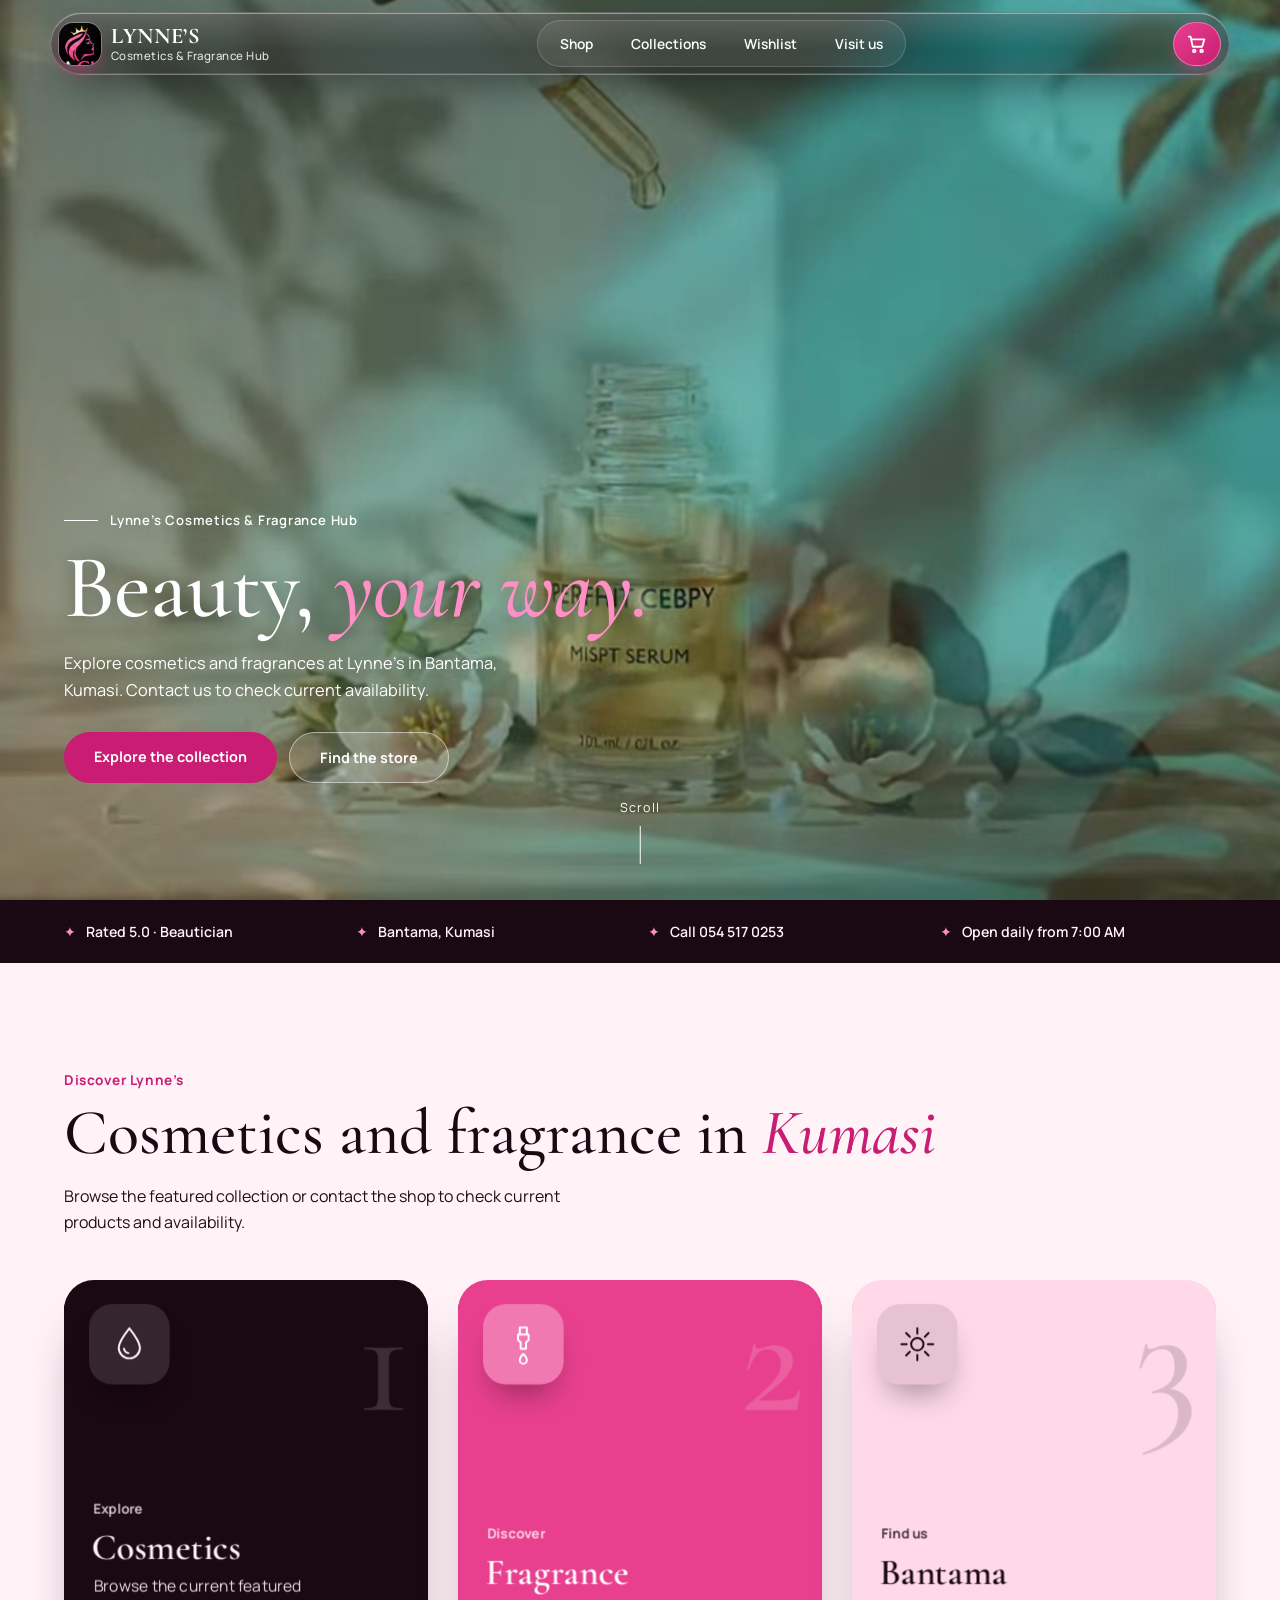
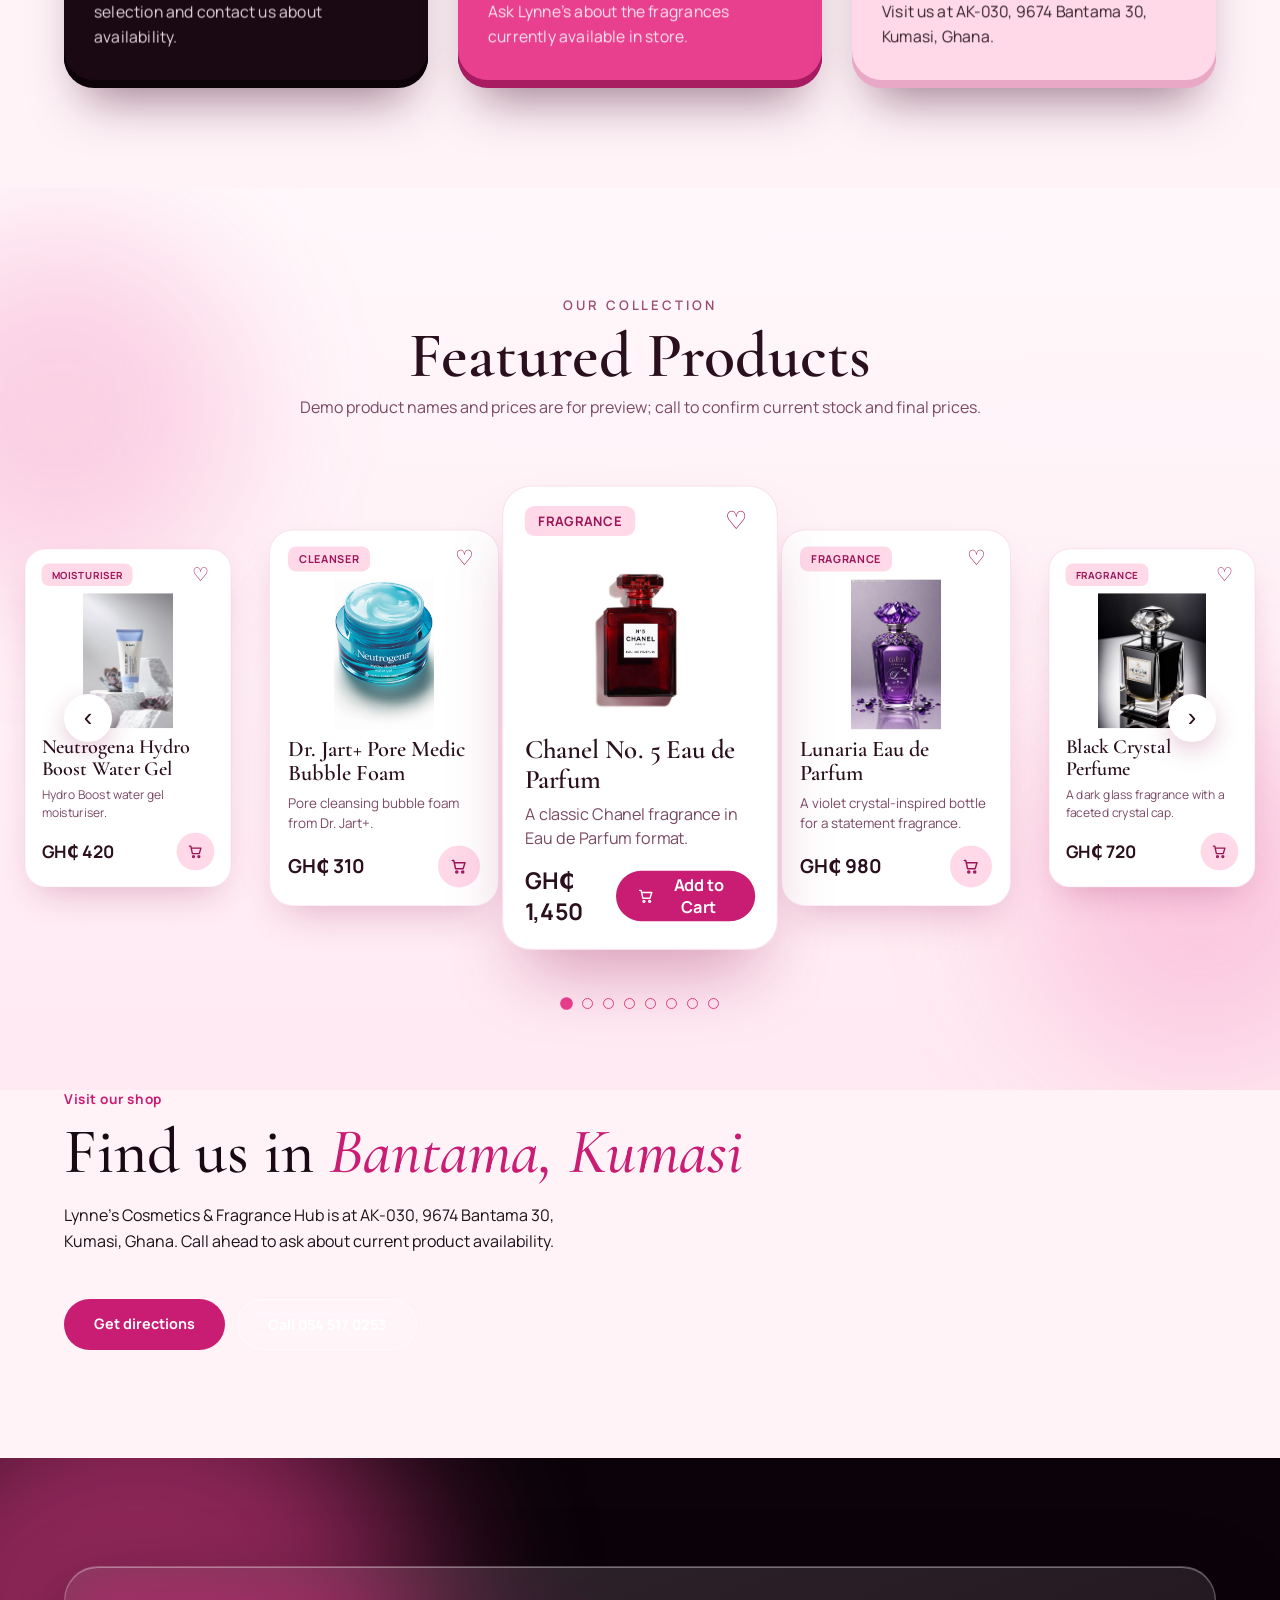
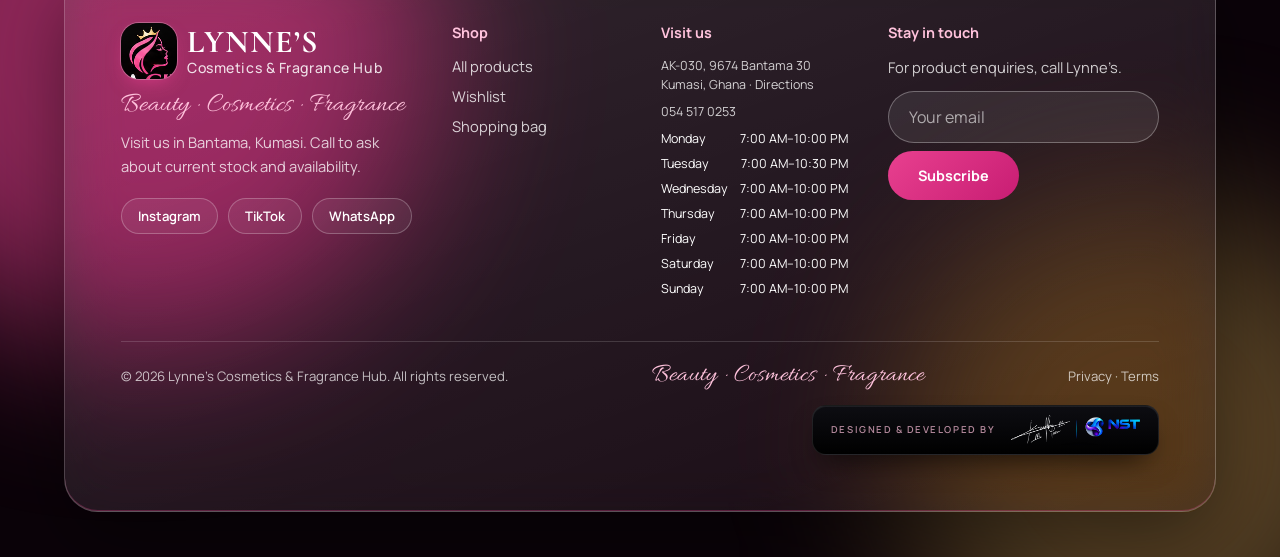
<file: index.html>
<!DOCTYPE html>
<html lang="en">
<head>
<meta charset="utf-8">
<meta name="viewport" content="width=device-width, initial-scale=1, viewport-fit=cover">
<title>Lynne’s Cosmetics &amp; Fragrance Hub — Kumasi, Ghana</title>
<meta name="description" content="Visit Lynne’s Cosmetics & Fragrance Hub in Bantama, Kumasi. Call for current cosmetics and fragrance availability.">
<meta name="theme-color" content="#12060e">
<link rel="icon" href="assets/badge.png" type="image/png">
<link rel="preconnect" href="https://fonts.googleapis.com">
<link rel="preconnect" href="https://fonts.gstatic.com" crossorigin>
<link href="https://fonts.googleapis.com/css2?family=Cormorant+Garamond:ital,wght@0,500;0,600;1,500&family=Manrope:wght@400;500;600;700&family=Allura&display=swap" rel="stylesheet">
<style>
:root{--teal:#1a0812;--cream:#fff3f8;--orange:#e8408f;--btn:#c81d73;--glow:#ff8fc4;--ink:#1f0f17;--pink:#e8408f;--pink-d:#c81d73;--blush:#ffc2dc;--gold:#d9ae55;--serif:"Cormorant Garamond",Georgia,serif;--sans:"Manrope",system-ui,sans-serif}
*{box-sizing:border-box;margin:0}
html{background:var(--cream);color-scheme:light;scroll-behavior:smooth}
body{font-family:var(--sans);color:var(--ink);-webkit-font-smoothing:antialiased;overflow-x:hidden}
a{color:inherit;text-decoration:none}
:focus-visible{outline:3px solid var(--glow);outline-offset:3px}
section[id],footer{scroll-margin-top:96px}
.skip{position:fixed;left:12px;top:-60px;z-index:200;background:#fff;color:var(--teal);padding:10px 16px;border-radius:99px}.skip:focus{top:12px}

/* loader */
#loader{position:fixed;inset:0;z-index:100;background:var(--teal);color:var(--cream);display:grid;place-content:center;text-align:center;gap:14px;transition:opacity .8s,visibility .8s}
#loader.off{opacity:0;visibility:hidden}
#loader b{font:600 clamp(3rem,10vw,5rem)/1 var(--serif);letter-spacing:.06em}
#loader em{font:italic 500 1.2rem var(--serif);color:var(--glow)}
#loader i{display:block;width:200px;height:2px;background:rgba(255,255,255,.2);margin:10px auto 0;overflow:hidden}
#loader i span{display:block;height:100%;width:0;background:var(--glow);transition:width .2s}
#loader small{font-size:.75rem;letter-spacing:.12em;opacity:.75}

/* navbar: smoked glass with the store's signature pink */
nav,footer,#menu{--pink:#e8408f;--pink-d:#c81d73;--blush:#ffc2dc;--gold:#d9ae55;--glow:#ff8fc4}
nav{position:fixed;z-index:50;top:calc(env(safe-area-inset-top,0px) + 12px);left:50%;transform:translateX(-50%);width:min(1180px,calc(100% - 24px));display:flex;justify-content:space-between;align-items:center;gap:16px;padding:7px 8px;border-radius:99px;color:#fff;background:linear-gradient(180deg,rgba(255,255,255,.18),rgba(255,255,255,.04) 60%),rgba(20,6,15,.42);border:1px solid rgba(255,255,255,.22);-webkit-backdrop-filter:blur(22px) saturate(1.8);backdrop-filter:blur(22px) saturate(1.8);box-shadow:inset 0 1px 0 rgba(255,255,255,.4),inset 0 -1px 0 rgba(232,64,143,.4),0 18px 44px -14px rgba(0,0,0,.55);transition:background .4s}
nav.solid{background:linear-gradient(180deg,rgba(255,255,255,.12),rgba(255,255,255,.02) 60%),rgba(20,6,15,.74)}
.logo{display:flex;align-items:center;gap:10px;white-space:nowrap}
.logo img{width:42px;height:42px;border-radius:14px;display:block;box-shadow:0 0 0 1px rgba(255,255,255,.25),0 8px 18px -6px rgba(232,64,143,.7)}
.logo span{display:grid;gap:3px}
.logo b{font:700 1.4rem/1 var(--serif);letter-spacing:.03em}
.logo b i{font-style:normal;color:var(--pink)}
.logo small{font:500 .72rem/1 var(--sans);letter-spacing:.04em;opacity:.85}
.pill{display:flex;gap:2px;padding:4px;border-radius:99px;background:rgba(255,255,255,.08);border:1px solid rgba(255,255,255,.16)}
.pill a{padding:9px 18px;border-radius:99px;font-size:.86rem;font-weight:600;transition:background .3s,box-shadow .3s}
.pill a:hover{background:rgba(255,255,255,.16)}
.pill a.on{font-weight:700;background:linear-gradient(135deg,var(--pink),var(--pink-d));box-shadow:0 6px 18px -6px rgba(232,64,143,.9),inset 0 1px 0 rgba(255,255,255,.4)}
.nr{display:flex;gap:8px;align-items:center}
.bag,.burger{border:1px solid rgba(255,255,255,.28);background:rgba(255,255,255,.12);font:600 .84rem var(--sans);color:#fff;cursor:pointer;border-radius:99px;padding:10px 18px}
.bag{background:linear-gradient(135deg,var(--pink),var(--pink-d));border-color:rgba(255,255,255,.35);box-shadow:0 8px 20px -8px rgba(232,64,143,.9)}
.burger{display:none;padding:10px 14px}
.bag.bump{animation:bump .4s}@keyframes bump{50%{transform:scale(1.15)}}
nav #bc{background:var(--gold);color:#1a0610}
#menu{position:fixed;z-index:48;top:calc(env(safe-area-inset-top,0px) + 82px);left:12px;right:12px;max-width:400px;margin-left:auto;padding:14px;border-radius:28px;display:grid;grid-template-columns:1fr 1fr;gap:10px;color:#fff;background:linear-gradient(160deg,rgba(255,255,255,.2),rgba(255,255,255,.05)),rgba(20,6,15,.76);border:1px solid rgba(255,255,255,.24);-webkit-backdrop-filter:blur(28px) saturate(1.8);backdrop-filter:blur(28px) saturate(1.8);box-shadow:inset 0 1px 0 rgba(255,255,255,.4),inset 0 -1px 0 rgba(232,64,143,.35),0 30px 70px -10px rgba(0,0,0,.6);opacity:0;transform:translateY(-14px) scale(.95);transform-origin:top right;visibility:hidden;transition:opacity .3s,transform .45s cubic-bezier(.2,.9,.2,1),visibility .45s}
#menu.open{opacity:1;transform:none;visibility:visible}
#menu a,#menu button{display:flex;align-items:center;justify-content:center;min-height:54px;border-radius:18px;border:1px solid rgba(255,255,255,.22);background:linear-gradient(180deg,rgba(255,255,255,.18),rgba(255,255,255,.06));color:#fff;font:600 .95rem var(--sans);cursor:pointer;box-shadow:inset 0 1px 0 rgba(255,255,255,.3);transition:background .3s,transform .3s,box-shadow .3s,border-color .3s}
#menu button{grid-column:1/-1;background:linear-gradient(135deg,var(--pink),var(--pink-d));border-color:rgba(255,255,255,.35)}
#menu a:hover,#menu button:hover{background:linear-gradient(135deg,var(--pink),var(--pink-d));border-color:rgba(255,255,255,.45);transform:translateY(-2px);box-shadow:0 10px 24px -8px rgba(232,64,143,.85),inset 0 1px 0 rgba(255,255,255,.4)}
#menu.open>*{animation:mi .45s cubic-bezier(.2,.8,.2,1) calc(var(--i,0)*55ms + 60ms) backwards}
#menu>:nth-child(2){--i:1}#menu>:nth-child(3){--i:2}#menu>:nth-child(4){--i:3}#menu>:nth-child(5){--i:4}
@keyframes mi{from{opacity:0;transform:translateY(10px)}}
@media(min-width:821px){#menu{display:none}}

/* hero — autoplaying video, light scrim only so it stays crisp */
#story{position:relative}
.stage{position:sticky;top:0;height:100vh;height:100svh;overflow:hidden;background:#12060e}
#hv{position:absolute;inset:0;width:100%;height:100%;object-fit:cover;display:block;background:#12060e}
.scrim{position:absolute;inset:0;pointer-events:none;background:linear-gradient(90deg,rgba(0,0,0,.26),transparent 42%),linear-gradient(0deg,rgba(0,0,0,.2),transparent 28%)}
.chap{position:absolute;left:5vw;bottom:13vh;max-width:620px;color:#fff;opacity:0;pointer-events:none;will-change:transform,opacity;text-shadow:0 2px 18px rgba(0,0,0,.35)}
.eyebrow{font-size:.82rem;font-weight:600;letter-spacing:.06em;margin-bottom:16px;display:flex;align-items:center;gap:12px}
.eyebrow:before{content:"";width:34px;height:1px;background:currentColor}
.chap h1,.chap h2{font:500 clamp(2.8rem,7vw,6rem)/.95 var(--serif);letter-spacing:-.01em}
.chap em{color:var(--glow);font-style:italic}
.chap p{margin-top:20px;max-width:440px;line-height:1.65;font-size:1.02rem}
.cta{display:flex;gap:12px;margin-top:28px;flex-wrap:wrap}
.btn{display:inline-block;padding:15px 30px;border-radius:99px;background:var(--btn);color:#fff;font:700 .9rem var(--sans);border:0;cursor:pointer;transition:transform .3s,box-shadow .3s,background .3s;text-shadow:none}
.btn:hover{transform:translateY(-2px);box-shadow:0 12px 30px rgba(200,29,115,.4);background:#e23a8a}
.btn.ghost{background:rgba(255,255,255,.16);border:1px solid rgba(255,255,255,.5);-webkit-backdrop-filter:blur(10px);backdrop-filter:blur(10px)}
#hint{position:absolute;left:50%;bottom:4vh;transform:translateX(-50%);color:#fff;font-size:.78rem;letter-spacing:.1em;text-align:center;text-shadow:0 1px 10px rgba(0,0,0,.5)}
#hint:after{content:"";display:block;width:1px;height:38px;margin:10px auto 0;background:#fff;animation:drip 1.8s infinite}
@keyframes drip{0%{transform:scaleY(0);transform-origin:top}50%{transform:scaleY(1);transform-origin:top}51%{transform-origin:bottom}100%{transform:scaleY(0);transform-origin:bottom}}

/* sections */
section.s{padding:12vh 5vw}
.wrap{max-width:1200px;margin:auto}
.kick{font-size:.85rem;letter-spacing:.04em;color:var(--btn);font-weight:700}
h3{font:500 clamp(2.2rem,5vw,4rem)/1 var(--serif);color:var(--teal);margin:12px 0 18px}
h3 em{color:var(--btn)}
.sub{max-width:520px;line-height:1.65;opacity:.8;margin-bottom:44px}
.trust{background:var(--teal);color:var(--cream);padding:22px 5vw}
.trust div{max-width:1200px;margin:auto;display:grid;grid-template-columns:repeat(4,1fr);gap:16px;font-size:.88rem;font-weight:600}
.trust span{display:flex;align-items:center;gap:10px}.trust span:before{content:"✦";color:var(--glow)}

/* ritual 3D tiles */
.rcards{display:grid;grid-template-columns:repeat(3,1fr);gap:30px}
.rw{perspective:1300px}
.rt{--rx:0deg;--ry:0deg;--gx:50%;--gy:30%;position:relative;min-height:400px;padding:34px;border-radius:30px;display:flex;flex-direction:column;justify-content:flex-end;gap:10px;background:var(--bg);color:var(--fg);transform-style:preserve-3d;transform:rotateX(var(--rx)) rotateY(var(--ry));transition:transform .45s cubic-bezier(.2,.8,.2,1);box-shadow:0 1px 0 var(--e),0 2px 0 var(--e),0 3px 0 var(--e),0 4px 0 var(--e),0 5px 0 var(--e),0 6px 0 var(--e),0 7px 0 var(--e),0 8px 0 var(--e),0 38px 50px -20px rgba(60,5,35,.5)}
.rt.on{transition:transform .08s linear}
.rt:after{content:"";position:absolute;inset:0;border-radius:inherit;background:radial-gradient(420px circle at var(--gx) var(--gy),rgba(255,255,255,.26),transparent 55%);opacity:0;transition:opacity .4s;pointer-events:none}
.rt:hover:after{opacity:1}
.rt .num{position:absolute;right:20px;top:0;font:500 10rem/1 var(--serif);opacity:.16;transform:translateZ(18px);pointer-events:none}
.rt .ic{width:76px;height:76px;border-radius:22px;display:grid;place-items:center;background:var(--tile);margin-bottom:auto;transform:translateZ(75px);box-shadow:0 18px 28px -10px rgba(0,0,0,.35)}
.rt .ic svg{width:40px;height:40px;fill:none;stroke:currentColor;stroke-width:2.2;stroke-linecap:round;stroke-linejoin:round}
.rt .tm{font-size:.82rem;font-weight:700;opacity:.8;transform:translateZ(40px)}
.rt h4{font:600 2.2rem/1 var(--serif);transform:translateZ(55px)}
.rt p{line-height:1.6;font-size:.96rem;max-width:30ch;opacity:.9;transform:translateZ(35px)}
.rt.a{--bg:var(--teal);--fg:var(--cream);--e:#0d0409;--tile:rgba(255,255,255,.12)}
.rt.b{--bg:var(--orange);--fg:#fff;--e:#a81c62;--tile:rgba(255,255,255,.3)}
.rt.c{--bg:#ffd9e8;--fg:var(--teal);--e:#e9a9c6;--tile:rgba(26,8,18,.1)}

/* featured products carousel */
.fp{--tan:#c81d73;--bro:#2a0f1c;position:relative;padding:12vh 5vw 9vh;background:linear-gradient(180deg,#fff8fb,#ffe9f2);overflow:hidden;isolation:isolate}
.fp:before,.fp:after{content:"";position:absolute;z-index:-1;width:360px;height:360px;border-radius:50%;filter:blur(70px);background:rgba(232,64,143,.2)}
.fp:before{left:-120px;top:40px}.fp:after{right:-100px;bottom:20px}
.fh{text-align:center}
.fh .cl{font-size:.82rem;letter-spacing:.22em;color:#9b4a70;font-weight:600}
.fh h3{margin:10px 0 8px;color:var(--bro);font:600 clamp(2.6rem,5vw,4.2rem)/1 var(--serif)}
.fh p{color:#7a4a62}
.car{position:relative;max-width:1200px;height:540px;margin:30px auto 0;touch-action:pan-y}
.car:focus-visible{outline-offset:-3px}
.pc{position:absolute;left:50%;top:50%;width:230px;padding:16px 18px 18px;border-radius:24px;background:#fff;border:1px solid rgba(200,29,115,.12);display:flex;flex-direction:column;gap:8px;cursor:pointer;box-shadow:0 18px 40px -16px rgba(150,20,80,.3);transition:transform .6s cubic-bezier(.2,.8,.2,1),opacity .5s,box-shadow .5s}
.pc.act{cursor:default;box-shadow:0 34px 60px -20px rgba(150,20,80,.4)}
.tp{display:flex;justify-content:space-between;align-items:center}
.badge{padding:5px 11px;border-radius:8px;background:#ffd9e8;color:#9b1457;font-size:.68rem;font-weight:700;letter-spacing:.06em;text-transform:uppercase}
.heart{border:0;background:none;font-size:1.3rem;line-height:1;color:#9b1457;cursor:pointer;transition:transform .3s}.heart:hover{transform:scale(1.2)}.heart.on{color:#c2386a}
.pi{height:150px;border-radius:16px;overflow:hidden;background:#ffe3ee}
.pi img{width:100%;height:100%;object-fit:contain;background:#fff;display:block}
.dots{display:flex;justify-content:center;gap:6px}
.dots button{width:6px;height:6px;padding:0;border:0;border-radius:50%;background:#f1c4d7;cursor:pointer}.dots button.on{background:#e8408f}
.pc h4{font:600 1.4rem/1.1 var(--serif);color:var(--bro)}
.pc p{font-size:.84rem;line-height:1.45;color:#7a4a62;min-height:2.4em}
.rate{font-size:.82rem;color:#7a4a62}.rate:before{content:"★ ";color:#c99a3d}
.pr{display:flex;align-items:center;justify-content:space-between;margin-top:4px}
.pr b{font:700 1.2rem var(--sans);color:var(--bro)}
.add{display:flex;align-items:center;justify-content:center;gap:8px;height:42px;min-width:42px;padding:0;border:0;border-radius:99px;background:#ffd9e8;color:#9b1457;font:700 .85rem var(--sans);cursor:pointer;transition:background .3s,transform .3s}
.add span{display:none}.add:hover{transform:scale(1.08)}
.act .add{background:var(--tan);color:#fff;padding:0 18px}.act .add span{display:inline}
.nv{position:absolute;top:50%;margin-top:-24px;width:48px;height:48px;border:0;border-radius:50%;background:#fff;color:var(--bro);font-size:1.6rem;line-height:1;box-shadow:0 8px 24px rgba(150,20,80,.22);cursor:pointer;z-index:20;transition:transform .3s}
.nv:hover{transform:scale(1.1)}.nv.l{left:0}.nv.r{right:0}
.pg{display:flex;justify-content:center;gap:10px;margin-top:10px}
.pg button{width:11px;height:11px;padding:0;border-radius:50%;border:1.5px solid #e8408f;background:transparent;cursor:pointer;transition:.3s}.pg button.on{background:#e8408f;transform:scale(1.15)}

/* cart icon */
.bag{position:relative;display:grid;place-items:center;padding:10px 12px}
.bag svg{width:22px;height:22px;fill:none;stroke:currentColor;stroke-width:2;stroke-linecap:round;stroke-linejoin:round}
#bc{position:absolute;top:-6px;right:-6px;min-width:20px;height:20px;padding:0 5px;border-radius:99px;background:var(--btn);color:#fff;font-size:.72rem;font-weight:700;display:grid;place-items:center}
#bc[hidden]{display:none}

/* reviews */
.rev{display:grid;grid-template-columns:repeat(3,1fr);gap:22px}
.rc{background:#fff;border-radius:26px;padding:30px;border:1px solid rgba(26,8,18,.08);display:flex;flex-direction:column;gap:14px;transition:transform .4s,box-shadow .4s}
.rc:hover{transform:translateY(-6px);box-shadow:0 24px 50px rgba(26,8,18,.12)}
.rc p{font:500 1.3rem/1.35 var(--serif);color:var(--teal)}
.rc small{margin-top:auto;font-weight:600;opacity:.65}

/* glass footer */
footer{position:relative;background:#0b0309;color:#fff;padding:12vh 5vw 5vh;overflow:hidden;isolation:isolate}
footer:before,footer:after{content:"";position:absolute;z-index:-1;border-radius:50%;filter:blur(80px)}
footer:before{width:46vw;height:46vw;left:-12vw;top:-8vw;background:rgba(232,64,143,.6)}
footer:after{width:38vw;height:38vw;right:-8vw;bottom:-10vw;background:rgba(217,174,85,.38)}
.glass{max-width:1200px;margin:auto;padding:clamp(28px,5vw,56px);border-radius:34px;background:linear-gradient(160deg,rgba(255,255,255,.14),rgba(255,255,255,.04)),rgba(20,6,15,.3);border:1px solid rgba(255,255,255,.22);-webkit-backdrop-filter:blur(26px) saturate(1.7);backdrop-filter:blur(26px) saturate(1.7);box-shadow:inset 0 1px 0 rgba(255,255,255,.35),inset 0 -1px 0 rgba(232,64,143,.3),0 30px 80px rgba(0,0,0,.45)}
.fg{display:grid;grid-template-columns:1.6fr 1fr 1fr 1.6fr;gap:40px}
.flogo{display:block;width:min(330px,100%);height:auto;mix-blend-mode:screen;margin:-14px 0 4px -8px}
footer p{opacity:.78;line-height:1.6;font-size:.92rem;margin-top:10px}
footer h5{font:700 .9rem var(--sans);margin-bottom:14px;color:var(--blush)}
footer ul{list-style:none;padding:0;display:grid;gap:10px;font-size:.92rem}
footer li a{opacity:.8;transition:opacity .3s,padding .3s}footer li a:hover{opacity:1;padding-left:6px}
footer form{display:flex;gap:8px;margin-top:12px;flex-wrap:wrap}
footer input{flex:1;min-width:170px;padding:14px 20px;border-radius:99px;border:1px solid rgba(255,255,255,.3);background:rgba(255,255,255,.08);color:inherit;font:inherit}
footer input::placeholder{color:rgba(255,255,255,.6)}
footer ul.hours{gap:8px;font-size:.78rem}
footer ul.hours li{display:flex;justify-content:space-between;gap:12px}
footer ul.hours li:nth-child(-n+2){display:block;line-height:1.55}
footer ul.hours li span:last-child{text-align:right;white-space:nowrap}
footer .btn{background:linear-gradient(135deg,var(--pink),var(--pink-d))}footer .btn:hover{box-shadow:0 12px 30px rgba(232,64,143,.5);background:linear-gradient(135deg,#f05aa0,var(--pink-d))}
#fm{font-size:.85rem;margin-top:10px;min-height:1.2em;color:var(--blush)}
.soc{display:flex;gap:10px;margin-top:20px}
.soc a{padding:8px 16px;border-radius:99px;border:1px solid rgba(255,255,255,.25);background:rgba(255,255,255,.06);font-size:.82rem;font-weight:600;transition:background .3s,border-color .3s}.soc a:hover{background:rgba(232,64,143,.35);border-color:rgba(255,194,220,.6)}
.legal{display:flex;justify-content:space-between;align-items:center;gap:16px;flex-wrap:wrap;margin-top:44px;padding-top:22px;border-top:1px solid rgba(255,255,255,.15);font-size:.82rem}
.legal>span{opacity:.72}.legal .sign{font:1.6rem/1 "Allura",cursive;color:var(--blush);opacity:1}

footer .logo{margin-bottom:6px}footer .logo img{width:56px;height:56px;border-radius:18px}footer .logo b{font-size:2rem}footer .logo small{font-size:.88rem}
.tag{font:1.7rem/1.2 "Allura",cursive;color:var(--blush);margin-top:10px}
.stars{color:var(--pink);letter-spacing:.1em}

/* developer credit — NST */
.devcredit{margin:16px 0 0;display:flex;justify-content:flex-end;align-items:center}
.devcredit a{display:flex;align-items:center;gap:16px;padding:9px 18px;border-radius:14px;background:linear-gradient(180deg,#0d0d12,#000);border:1px solid rgba(255,255,255,.1);box-shadow:inset 0 1px 0 rgba(255,255,255,.07),0 14px 30px -12px rgba(0,0,0,.8);transition:border-color .3s,transform .3s,box-shadow .3s}
.devcredit a:hover{transform:translateY(-2px);border-color:rgba(255,143,196,.45);box-shadow:inset 0 1px 0 rgba(255,255,255,.1),0 18px 34px -12px rgba(232,64,143,.35)}
.devcredit a:focus-visible{outline:2px solid #ff8fc4;outline-offset:4px}
.dc-label{font:600 .6rem/1 var(--sans);letter-spacing:.16em;text-transform:uppercase;color:rgba(255,194,220,.7);white-space:nowrap}
.devcredit img{display:block;height:30px;width:auto}
@media(max-width:560px){.devcredit a{gap:10px;padding:7px 12px;border-radius:12px}.dc-label{font-size:.52rem;letter-spacing:.1em}.devcredit img{height:22px}}

/* cart drawer: floating glass panel */
#cart{position:fixed;top:10px;right:10px;bottom:10px;width:min(420px,calc(100% - 20px));z-index:80;display:flex;flex-direction:column;gap:16px;padding:22px;border-radius:30px;color:#fff;background:radial-gradient(120% 40% at 100% 0,rgba(232,64,143,.4),transparent 70%),linear-gradient(160deg,rgba(255,255,255,.16),rgba(255,255,255,.04)),rgba(20,6,15,.84);border:1px solid rgba(255,255,255,.22);-webkit-backdrop-filter:blur(30px) saturate(1.8);backdrop-filter:blur(30px) saturate(1.8);box-shadow:inset 0 1px 0 rgba(255,255,255,.35),0 40px 90px rgba(0,0,0,.55);transform:translateX(calc(100% + 30px)) rotate(2deg);transform-origin:bottom right;visibility:hidden;transition:transform .65s cubic-bezier(.2,.9,.2,1),visibility .65s}
#cart.open{transform:none;visibility:visible}
#cart header{display:flex;justify-content:space-between;align-items:center}
#cart h6{font:600 2rem/1 var(--serif)}
#cart header p{font-size:.85rem;opacity:.75;margin-top:4px}
#cart button.x{width:42px;height:42px;border-radius:50%;border:1px solid rgba(255,255,255,.28);background:rgba(255,255,255,.1);color:#fff;font-size:1rem;cursor:pointer;transition:transform .4s,background .3s}
#cart button.x:hover{transform:rotate(90deg);background:var(--pink)}
#ci{flex:1;overflow:auto;display:grid;gap:12px;align-content:start;scrollbar-width:thin}
.ci{display:grid;grid-template-columns:84px 1fr auto;gap:14px;align-items:center;padding:10px;border-radius:22px;background:rgba(255,255,255,.08);border:1px solid rgba(255,255,255,.14);transition:background .3s,border-color .3s}
.ci:hover{background:rgba(255,255,255,.13);border-color:rgba(255,194,220,.45)}
#ci.ani .ci{animation:ci .6s cubic-bezier(.2,.9,.2,1) var(--d,0ms) both}
@keyframes ci{from{opacity:0;transform:translateX(28px)}}
.ci img{width:84px;height:100px;object-fit:contain;background:#fff;border-radius:16px;display:block}
.cd{display:grid;gap:6px;align-content:center;min-width:0}
.cd b{font:600 1.2rem/1.1 var(--serif)}
.cs{font-size:.78rem;opacity:.7}
.qty{display:inline-flex;align-items:center;width:max-content;border-radius:99px;background:rgba(255,255,255,.1);border:1px solid rgba(255,255,255,.2)}
.qty button{width:30px;height:30px;border:0;border-radius:50%;background:none;color:#fff;font-size:1.1rem;cursor:pointer;transition:background .25s,transform .25s}
.qty button:hover{background:var(--pink);transform:scale(1.12)}
.qty output{min-width:24px;text-align:center;font-weight:700;font-size:.88rem}
.cr{display:grid;justify-items:end;align-content:space-between;align-self:stretch}
.cr strong{font:700 .98rem var(--sans)}
.rm{border:0;background:none;color:rgba(255,255,255,.6);cursor:pointer;font-size:.95rem;width:28px;height:28px;border-radius:50%;transition:.25s}
.rm:hover{background:rgba(255,255,255,.15);color:var(--blush);transform:rotate(90deg)}
.empty{display:grid;justify-items:center;text-align:center;gap:10px;padding:8vh 10px}
.empty svg{width:64px;height:64px;fill:none;stroke:var(--blush);stroke-width:1.5;stroke-linecap:round;stroke-linejoin:round}
.empty h6{font-size:1.7rem}.empty p{opacity:.75;margin-bottom:8px}
#cfoot{display:grid;gap:10px;padding-top:16px;border-top:1px solid rgba(255,255,255,.18)}#cfoot[hidden]{display:none}
.tot{display:flex;justify-content:space-between;font:600 1.6rem var(--serif)}
#cfoot small{opacity:.65;font-size:.8rem}
#cart .btn{display:block;width:100%;text-align:center;background:linear-gradient(135deg,var(--pink),var(--pink-d));position:relative;overflow:hidden}
#cart .btn:before{content:"";position:absolute;inset:0;background:linear-gradient(110deg,transparent 30%,rgba(255,255,255,.35) 50%,transparent 70%);transform:translateX(-120%);transition:transform .7s}
#cart .btn:hover:before{transform:translateX(120%)}
#cart .btn.ghost{background:rgba(255,255,255,.1);border:1px solid rgba(255,255,255,.3)}
#cart .btn.ghost:hover{background:rgba(255,255,255,.2);box-shadow:none}
#ov{position:fixed;inset:0;z-index:70;background:rgba(18,4,12,.5);-webkit-backdrop-filter:blur(5px);backdrop-filter:blur(5px);opacity:0;visibility:hidden;transition:.4s}#ov.on{opacity:1;visibility:visible}
@media(prefers-reduced-motion:reduce){#cart,#menu{transition:none}#ci.ani .ci,#menu.open>*{animation:none}}

.rv{opacity:0;transform:translateY(30px);transition:opacity .8s,transform .8s}
.rv.in{opacity:1;transform:none}
@media(max-width:1000px){.grid{grid-template-columns:repeat(2,1fr)}.fg{grid-template-columns:1fr 1fr}.trust div{grid-template-columns:1fr 1fr}}
@media(max-width:820px){.pill{display:none}.burger{display:block}.rcards,.rev{grid-template-columns:1fr}.nv{width:40px;height:40px}.chap{right:5vw;bottom:11vh}.scrim{background:linear-gradient(0deg,rgba(0,0,0,.5),transparent 55%)}}
@media(max-width:560px){.grid{grid-template-columns:1fr}.fg{grid-template-columns:1fr}.logo{font-size:1.5rem}}
footer .fg details summary{list-style:none;color:var(--blush);font:700 .9rem var(--sans);margin-bottom:14px}
footer .fg details summary::-webkit-details-marker{display:none}
@media(max-width:560px){footer .fg details{border-top:1px solid rgba(255,255,255,.16);padding-top:14px}footer .fg details summary{display:flex;justify-content:space-between;align-items:center;cursor:pointer;margin-bottom:0}footer .fg details summary:after{content:"+";font-size:1.1rem}footer .fg details[open] summary{margin-bottom:14px}footer .fg details[open] summary:after{content:"−"}}
@media(prefers-reduced-motion:reduce){html{scroll-behavior:auto}.rv{transition:none;opacity:1;transform:none}.pc,.card,.rc,.pi img{transition:none}}
</style>
</head>
<body>
<a class="skip" href="#ritual">Skip to content</a>
<div id="loader" role="status" aria-live="polite"><b>LYNNE’S</b><em>Cosmetics &amp; Fragrance Hub</em><i><span id="lp"></span></i><small id="lt">Welcome to Lynne’s… 0%</small></div>

<nav id="nav"><a class="logo" href="#" aria-label="Lynne’s Cosmetics & Fragrance Hub home"><img src="assets/badge.png" alt="" width="42" height="42"><span><b>LYNNE’S</b><small>Cosmetics &amp; Fragrance Hub</small></span></a>
<div class="pill"><a href="products.html">Shop</a><a href="#ritual">Collections</a><a href="wishlist.html">Wishlist</a><a href="#love">Visit us</a></div>
<div class="nr"><button class="bag" id="bag" aria-label="Open cart"><svg viewBox="0 0 24 24" aria-hidden="true"><path d="M3 4h2l2.4 11h10.2L20 7H6.2"/><circle cx="9" cy="19.5" r="1.4"/><circle cx="17" cy="19.5" r="1.4"/></svg><span id="bc" hidden>0</span></button><button class="burger" id="bg" aria-label="Open menu" aria-expanded="false">☰</button></div></nav>
<div id="menu" aria-hidden="true"><a href="products.html">Shop</a><a href="#ritual">Collections</a><a href="wishlist.html">Wishlist</a><a href="cart.html">Cart page</a><a href="#love">Visit us</a><button id="mc" type="button">Open cart</button></div>

<div id="story"><div class="stage">
<video id="hv" autoplay muted loop playsinline preload="auto" poster="video/poster.jpg" aria-hidden="true" tabindex="-1" disablepictureinpicture><source src="video/hero.webm" type="video/webm"><source src="video/hero.mp4" type="video/mp4"></video><div class="scrim"></div>
<div class="chap" data-r="0,.04,.22,.32"><div class="eyebrow">Lynne’s Cosmetics &amp; Fragrance Hub</div><h1>Beauty, <em>your way.</em></h1><p>Explore cosmetics and fragrances at Lynne’s in Bantama, Kumasi. Contact us to check current availability.</p><div class="cta"><a class="btn" href="#shop">Explore the collection</a><a class="btn ghost" href="#contact">Find the store</a></div></div>
<div class="chap" data-r=".36,.44,.6,.68"><div class="eyebrow">Cosmetics &amp; fragrance</div><h2>Find your next <em>favourite.</em></h2><p>Browse our featured collection, then call or visit us in Bantama to confirm current stock.</p></div>
<div class="chap" data-r=".72,.8,.93,.99"><div class="eyebrow">Visit Lynne’s in Kumasi</div><h2>A little closer to <em>your glow.</em></h2><p>Find us at AK-030, 9674 Bantama 30. Open daily from 7:00 AM.</p><div class="cta"><a class="btn" href="#shop">Shop now</a><a class="btn ghost" href="https://www.google.com/maps/dir/?api=1&amp;destination=Lynne%60s+Cosmetics+%26+Fragrance+Hub%2C+AK-030%2C+9674+Bantama+30%2C+Kumasi%2C+Ghana" target="_blank" rel="noopener">Get directions</a></div></div>
<div id="hint">Scroll</div>
</div></div>

<div class="trust"><div><span>Rated 5.0 · Beautician</span><span>Bantama, Kumasi</span><span>Call 054 517 0253</span><span>Open daily from 7:00 AM</span></div></div>

<section class="s" id="ritual"><div class="wrap">
<div class="kick rv">Discover Lynne’s</div><h3 class="rv">Cosmetics and fragrance in <em>Kumasi</em></h3><p class="sub rv">Browse the featured collection or contact the shop to check current products and availability.</p>
<div class="rcards"><div class="rw rv"><div class="rt a"><span class="num" aria-hidden="true">1</span><span class="ic"><svg viewBox="0 0 48 48" aria-hidden="true"><path d="M24 6c8 10 12 16 12 22a12 12 0 0 1-24 0c0-6 4-12 12-22z"/><path d="M18 29a6 6 0 0 0 5 5"/></svg></span><span class="tm">Explore</span><h4>Cosmetics</h4><p>Browse the current featured selection and contact us about availability.</p></div></div><div class="rw rv"><div class="rt b"><span class="num" aria-hidden="true">2</span><span class="ic"><svg viewBox="0 0 48 48" aria-hidden="true"><path d="M20 5h8v8h-8zM18 13h12v6l-3 3v7h-6v-7l-3-3z"/><path d="M24 35c3 3 4 5 4 7a4 4 0 0 1-8 0c0-2 1-4 4-7z"/></svg></span><span class="tm">Discover</span><h4>Fragrance</h4><p>Ask Lynne’s about the fragrances currently available in store.</p></div></div><div class="rw rv"><div class="rt c"><span class="num" aria-hidden="true">3</span><span class="ic"><svg viewBox="0 0 48 48" aria-hidden="true"><circle cx="24" cy="24" r="7"/><path d="M24 6v6M24 36v6M6 24h6M36 24h6M11.3 11.3l4.2 4.2M32.5 32.5l4.2 4.2M11.3 36.7l4.2-4.2M32.5 15.5l4.2-4.2"/></svg></span><span class="tm">Find us</span><h4>Bantama</h4><p>Visit us at AK-030, 9674 Bantama 30, Kumasi, Ghana.</p></div></div></div></div></section>

<section class="fp" id="shop"><div class="fh rv"><div class="cl">OUR COLLECTION</div><h3>Featured Products</h3><p>Demo product names and prices are for preview; call to confirm current stock and final prices.</p></div><div class="car" id="car" tabindex="0" role="region" aria-roledescription="carousel" aria-label="Featured cosmetics and fragrance products"><button class="nv l" id="pv" aria-label="Previous product">‹</button><div id="trk"></div><button class="nv r" id="nx" aria-label="Next product">›</button></div><div class="pg" id="pg"></div></section>

<section class="s" id="love" style="padding-top:0"><div class="wrap">
<div class="kick rv">Visit our shop</div><h3 class="rv">Find us in <em>Bantama, Kumasi</em></h3>
<p class="sub rv">Lynne’s Cosmetics &amp; Fragrance Hub is at AK-030, 9674 Bantama 30, Kumasi, Ghana. Call ahead to ask about current product availability.</p>
<div class="cta rv"><a class="btn" href="https://www.google.com/maps/dir/?api=1&amp;destination=Lynne%60s+Cosmetics+%26+Fragrance+Hub%2C+AK-030%2C+9674+Bantama+30%2C+Kumasi%2C+Ghana" target="_blank" rel="noopener">Get directions</a><a class="btn ghost" href="tel:+233545170253">Call 054 517 0253</a></div>
</div></section>

<footer id="contact"><div class="glass">
<div class="fg">
<div><a class="logo" href="#" aria-label="Lynne’s Cosmetics & Fragrance Hub home"><img src="assets/badge.png" alt="" width="56" height="56"><span><b>LYNNE’S</b><small>Cosmetics &amp; Fragrance Hub</small></span></a><div class="tag">Beauty · Cosmetics · Fragrance</div><p>Visit us in Bantama, Kumasi. Call to ask about current stock and availability.</p>
<div class="soc"><a href="coming-soon.html?feature=Instagram">Instagram</a><a href="coming-soon.html?feature=TikTok">TikTok</a><a href="coming-soon.html?feature=WhatsApp">WhatsApp</a></div></div>
<details open><summary>Shop</summary><ul><li><a href="products.html">All products</a></li><li><a href="wishlist.html">Wishlist</a></li><li><a href="cart.html">Shopping bag</a></li></ul></details>
<details open><summary>Visit us</summary><ul class="hours"><li><a href="https://www.google.com/maps/dir/?api=1&amp;destination=Lynne%60s+Cosmetics+%26+Fragrance+Hub%2C+AK-030%2C+9674+Bantama+30%2C+Kumasi%2C+Ghana" target="_blank" rel="noopener">AK-030, 9674 Bantama 30<br>Kumasi, Ghana · Directions</a></li><li><a href="tel:+233545170253">054 517 0253</a></li><li><span>Monday</span><span>7:00 AM–10:00 PM</span></li><li><span>Tuesday</span><span>7:00 AM–10:30 PM</span></li><li><span>Wednesday</span><span>7:00 AM–10:00 PM</span></li><li><span>Thursday</span><span>7:00 AM–10:00 PM</span></li><li><span>Friday</span><span>7:00 AM–10:00 PM</span></li><li><span>Saturday</span><span>7:00 AM–10:00 PM</span></li><li><span>Sunday</span><span>7:00 AM–10:00 PM</span></li></ul></details>
<div><h5>Stay in touch</h5><p style="margin:0">For product enquiries, call Lynne’s.</p>
<form id="nf" novalidate><label for="em" style="position:absolute;left:-9999px">Email address</label><input id="em" type="email" placeholder="Your email" autocomplete="email" required><button class="btn" type="submit">Subscribe</button></form><div id="fm" role="status"></div></div>
</div>
<div class="legal"><span>© 2026 Lynne’s Cosmetics &amp; Fragrance Hub. All rights reserved.</span><span class="sign">Beauty · Cosmetics · Fragrance</span><span><a href="coming-soon.html?feature=Privacy">Privacy</a> · <a href="coming-soon.html?feature=Terms">Terms</a></span></div>
<div class="devcredit">
  <a href="https://www.nexussynctechnologies.com" target="_blank" rel="noopener noreferrer" aria-label="Website designed and developed by Nexus Sync Technologies">
    <span class="dc-label">Designed &amp; developed by</span>
    <img src="assets/nst-signature-transparent.png" alt="Nexus Sync Technologies (NST) signature and logo" width="1000" height="233" loading="lazy">
  </a>
</div>
</div>
</footer>

<div id="ov"></div>
<aside id="cart" aria-label="Shopping cart" aria-hidden="true"><header><div><h6>Your bag</h6><p><span id="cn">0</span> items</p></div><button class="x" id="cx" aria-label="Close cart">✕</button></header><div id="ci"></div><div id="cfoot" hidden><div class="tot"><span>Subtotal</span><span id="ct">GH₵ 0</span></div><small>Delivery is calculated at checkout.</small><button class="btn" id="co">Checkout</button><button class="btn ghost" data-close>Continue shopping</button></div></aside>

<script>
(function(){
var $=function(i){return document.getElementById(i)},fmt=function(n){return"GH₵ "+n.toLocaleString("en")};
var imagePath=function(path){return path.indexOf("/")>=0?path:"frames/"+path+".webp"};
var CS='<svg viewBox="0 0 24 24" width="18" height="18" fill="none" stroke="currentColor" stroke-width="2" stroke-linecap="round" stroke-linejoin="round" aria-hidden="true"><path d="M3 4h2l2.4 11h10.2L20 7H6.2"/><circle cx="9" cy="19.5" r="1.4"/><circle cx="17" cy="19.5" r="1.4"/></svg>';
var P=[
{id:"chanel-no5",n:"Chanel No. 5 Eau de Parfum",d:"A classic Chanel fragrance in Eau de Parfum format.",p:1450,z:"Eau de Parfum",b:"Fragrance",i:["assets/1.jpg"]},
{id:"lunaria",n:"Lunaria Eau de Parfum",d:"A violet crystal-inspired bottle for a statement fragrance.",p:980,z:"Eau de Parfum",b:"Fragrance",i:["assets/2.jpg"]},
{id:"black-crystal",n:"Black Crystal Perfume",d:"A dark glass fragrance with a faceted crystal cap.",p:720,z:"Perfume",b:"Fragrance",i:["assets/3.jpg"]},
{id:"valentino",n:"Valentino Eau de Parfum",d:"Valentino fragrance in a studded glass bottle.",p:1650,z:"Eau de Parfum",b:"Fragrance",i:["assets/4.jpg"]},
{id:"lavoi-set",n:"LaVoi Let It Glow Body Care Set",d:"A matching pink body-care collection.",p:390,z:"Body care set",b:"Body care",i:["assets/5.jpg"]},
{id:"yozu-serum",n:"Yozu Active Serum",d:"30 ml active serum featuring hyaluronic acid.",p:280,z:"30 ml",b:"Serum",i:["assets/6.jpg"]},
{id:"hydro-boost",n:"Neutrogena Hydro Boost Water Gel",d:"Hydro Boost water gel moisturiser.",p:420,z:"Water gel",b:"Moisturiser",i:["assets/7.jpg"]},
{id:"pore-medic",n:"Dr. Jart+ Pore Medic Bubble Foam",d:"Pore cleansing bubble foam from Dr. Jart+.",p:310,z:"Foam cleanser",b:"Cleanser",i:["assets/8.jpg"]}
];
var trk=$("trk"),pg=$("pg"),act=0,n=P.length;
trk.innerHTML=P.map(function(p,i){return'<article class="pc" data-i="'+i+'"><div class="tp"><span class="badge">'+p.b+'</span><button class="heart" aria-label="Save '+p.n+'">♡</button></div><div class="pi"><img src="'+imagePath(p.i[0])+'" alt="'+p.n+'" loading="lazy"></div>'+(p.i.length>1?'<div class="dots">'+p.i.map(function(_,k){return'<button'+(k?"":' class="on"')+' aria-label="Photo '+(k+1)+'"></button>'}).join("")+'</div>':'')+'<h4>'+p.n+'</h4><p>'+p.d+'</p><div class="pr"><b>'+fmt(p.p)+'</b><button class="add" data-i="'+i+'" aria-label="Add '+p.n+' to cart">'+CS+'<span>Add to Cart</span></button></div></article>'}).join("");
pg.innerHTML=P.map(function(p){return'<button aria-label="Show '+p.n+'"></button>'}).join("");
var cards=[].slice.call(trk.children),pgb=[].slice.call(pg.children),wishIds=P.map(function(p){return p.id}),savedIds=[];
try{savedIds=JSON.parse(localStorage.getItem("la-cosmetics-wishlist-v2")||"[]")}catch(error){savedIds=[]}
cards.forEach(function(c,i){var h=c.querySelector(".heart"),saved=savedIds.indexOf(wishIds[i])>=0;h.classList.toggle("on",saved);h.textContent=saved?"♥":"♡";h.setAttribute("aria-pressed",saved)});
function lay(){var m=innerWidth<700,st=m?172:256,lim=m?1:2,h=Math.floor(n/2);cards.forEach(function(c,i){var o=((i-act+h+n)%n)-h,a=Math.abs(o),s=[m?1.06:1.2,m?.9:1,.9][Math.min(a,2)];c.style.transform="translate(-50%,-50%) translateX("+o*st+"px) scale("+s+")";c.style.opacity=a>lim?0:1;c.style.pointerEvents=a>lim?"none":"auto";c.style.zIndex=10-a;c.dataset.o=o;c.classList.toggle("act",!o);c.setAttribute("aria-hidden",a>lim)});pgb.forEach(function(b,i){b.classList.toggle("on",i==act)})}
function go(d){act=(act+d+n)%n;lay()}
addEventListener("resize",lay);lay();
$("pv").onclick=function(){go(-1)};$("nx").onclick=function(){go(1)};
pgb.forEach(function(b,i){b.onclick=function(){act=i;lay()}});
$("car").addEventListener("keydown",function(e){if(e.key=="ArrowLeft")go(-1);if(e.key=="ArrowRight")go(1)});
var sx=null;$("car").addEventListener("touchstart",function(e){sx=e.touches[0].clientX},{passive:true});
$("car").addEventListener("touchend",function(e){if(sx==null)return;var d=e.changedTouches[0].clientX-sx;if(Math.abs(d)>45)go(d<0?1:-1);sx=null});
/* cart */
var cart=[],bagEl=$("bag");
try{cart=JSON.parse(localStorage.getItem("la-cosmetics-cart-v2")||"[]")}catch(error){cart=[]}
function render(){var t=0,k=0;$("ci").innerHTML=cart.length?cart.map(function(c,i){t+=c.p*c.q;k+=c.q;return'<div class="ci" style="--d:'+i*70+'ms"><img src="'+imagePath(c.f)+'" alt=""><div class="cd"><b>'+c.n+'</b><span class="cs">'+c.s+'</span><div class="qty"><button data-i="'+i+'" data-q="-1" aria-label="Decrease quantity">−</button><output>'+c.q+'</output><button data-i="'+i+'" data-q="1" aria-label="Increase quantity">+</button></div></div><div class="cr"><button class="rm" data-x="'+i+'" aria-label="Remove '+c.n+'">✕</button><strong>'+fmt(c.p*c.q)+'</strong></div></div>'}).join(""):'<div class="empty"><svg viewBox="0 0 24 24" aria-hidden="true"><path d="M5 8h14l-1 12H6z"/><path d="M9 8a3 3 0 0 1 6 0"/></svg><h6>Your bag is empty</h6><p>Add something glowing from the shop.</p><a class="btn" href="products.html" data-close>Browse products</a></div>';
$("ct").textContent=fmt(t);$("cn").textContent=k;$("bc").textContent=k;$("bc").hidden=!k;$("cfoot").hidden=!k;bagEl.setAttribute("aria-label","Open cart"+(k?", "+k+" items":""));localStorage.setItem("la-cosmetics-cart-v2",JSON.stringify(cart))}
render();
function cartOpen(o){var ci=$("ci");ci.classList.remove("ani");if(o){void ci.offsetWidth;ci.classList.add("ani");setTimeout(function(){ci.classList.remove("ani")},1100)}$("cart").classList.toggle("open",o);$("ov").classList.toggle("on",o);$("cart").setAttribute("aria-hidden",!o)}
document.addEventListener("click",function(e){var t=e.target,a=t.closest(".add");
if(a){var p=P[a.dataset.i],id=wishIds[a.dataset.i];var ex=cart.filter(function(c){return c.id==id})[0];if(ex)ex.q++;else cart.push({id:id,n:p.n,p:p.p,f:p.i[0],s:p.z,q:1});render();bagEl.classList.remove("bump");void bagEl.offsetWidth;bagEl.classList.add("bump");return}
if(t.closest("[data-close]")){cartOpen(false);return}var h=t.closest(".heart");if(h){h.classList.toggle("on");h.textContent=h.classList.contains("on")?"♥":"♡";h.setAttribute("aria-pressed",h.classList.contains("on"));var id=wishIds[h.closest(".pc").dataset.i],saved=JSON.parse(localStorage.getItem("la-cosmetics-wishlist-v2")||"[]"),index=saved.indexOf(id);if(index<0)saved.push(id);else saved.splice(index,1);localStorage.setItem("la-cosmetics-wishlist-v2",JSON.stringify(saved));return}
var d=t.closest(".dots button");if(d){var c=d.closest(".pc");[].forEach.call(d.parentNode.children,function(b,k){b.classList.toggle("on",b===d);if(b===d)c.querySelector("img").src=imagePath(P[c.dataset.i].i[k])});return}
var qb=t.closest("[data-q]");if(qb){var c=cart[qb.dataset.i];c.q+=+qb.dataset.q;if(c.q<1)cart.splice(qb.dataset.i,1);render();return}
var x=t.closest("[data-x]");if(x){cart.splice(x.dataset.x,1);render();return}
var pc=t.closest(".pc");if(pc&&+pc.dataset.o)go(+pc.dataset.o)});
bagEl.onclick=function(){cartOpen(true)};$("cx").onclick=$("ov").onclick=function(){cartOpen(false);menu(false)};
$("co").onclick=function(){if(cart.length)location.href="checkout.html";else{$("co").textContent="Add an item first";setTimeout(function(){$("co").textContent="Checkout"},1800)}};
addEventListener("keydown",function(e){if(e.key==="Escape"){cartOpen(false);menu(false)}});
/* menu */
function menu(o){$("menu").classList.toggle("open",o);document.body.classList.toggle("mo",o);$("bg").setAttribute("aria-expanded",o);$("bg").textContent=o?"✕":"☰";$("menu").setAttribute("aria-hidden",!o)}
$("bg").onclick=function(){menu(!$("menu").classList.contains("open"))};
[].forEach.call($("menu").children,function(a){a.onclick=function(){menu(false)}});
$("mc").onclick=function(){menu(false);cartOpen(true)};
document.addEventListener("click",function(e){if($("menu").classList.contains("open")&&!e.target.closest("#menu,#bg"))menu(false)});
var footerMedia=matchMedia("(max-width:560px)"),footerCompact=footerMedia.matches;
if(footerCompact)[].forEach.call(document.querySelectorAll("footer .fg details"),function(group){group.removeAttribute("open")});
function footerGroups(compact){if(compact===footerCompact)return;footerCompact=compact;[].forEach.call(document.querySelectorAll("footer .fg details"),function(group){if(compact)group.removeAttribute("open");else group.setAttribute("open","")})}
if(footerMedia.addEventListener)footerMedia.addEventListener("change",function(event){footerGroups(event.matches)});else footerMedia.addListener(function(event){footerGroups(event.matches)});
addEventListener("resize",function(){footerGroups(footerMedia.matches)});
/* newsletter */
$("nf").onsubmit=function(e){e.preventDefault();var v=$("em").value.trim();$("fm").textContent=/^\S+@\S+\.\S+$/.test(v)?"Thanks! You’re on the glow list.":"Please enter a valid email address.";if(/^\S+@\S+\.\S+$/.test(v))$("em").value=""};
/* 3D tilt on ritual tiles */
if(matchMedia("(hover:hover) and (prefers-reduced-motion:no-preference)").matches)[].forEach.call(document.querySelectorAll(".rt"),function(c){c.addEventListener("pointermove",function(e){var r=c.getBoundingClientRect(),x=(e.clientX-r.left)/r.width,y=(e.clientY-r.top)/r.height;c.classList.add("on");c.style.setProperty("--ry",(x-.5)*16+"deg");c.style.setProperty("--rx",-(y-.5)*16+"deg");c.style.setProperty("--gx",x*100+"%");c.style.setProperty("--gy",y*100+"%")});c.addEventListener("pointerleave",function(){c.classList.remove("on");c.style.setProperty("--ry","0deg");c.style.setProperty("--rx","0deg")})});
/* reveal */
var io=new IntersectionObserver(function(es){es.forEach(function(e){if(e.isIntersecting){e.target.classList.add("in");io.unobserve(e.target)}})},{threshold:.12});
[].forEach.call(document.querySelectorAll(".rv"),function(e){io.observe(e)});

/* hero video: autoplays muted, chapters follow playback */
var cv=$("hv"),story=$("story"),nav=$("nav"),hint=$("hint"),
chaps=[].map.call(document.querySelectorAll(".chap"),function(e){return{e:e,r:e.dataset.r.split(",").map(Number)}}),
rm=matchMedia("(prefers-reduced-motion:reduce)").matches,live=true,done=false;
function vis(p,r){var a=r[0],b=r[1],c=r[2],d=r[3];return p<b?Math.max(0,(p-a)/(b-a)):p<=c?1:Math.max(0,1-(p-c)/(d-c))}
function show(p){chaps.forEach(function(c){var e=vis(p,c.r),up=p>c.r[2]?-1:1;c.e.style.opacity=e;c.e.style.transform="translateY("+(up*(1-e)*34)+"px)";c.e.style.pointerEvents=e>.6?"auto":"none"})}
function ready(){if(done)return;done=true;$("loader").classList.add("off")}
function prog(){var d=cv.duration,b=cv.buffered;if(!d||!b.length)return;var p=Math.min(100,Math.round(b.end(b.length-1)/d*100));$("lp").style.width=p+"%";$("lt").textContent="Preparing your glow… "+p+"%"}
cv.addEventListener("progress",prog);cv.addEventListener("loadeddata",ready);cv.addEventListener("playing",ready);
setTimeout(ready,5000);
if(rm){cv.pause();show(.1)}else{var pl=cv.play();if(pl&&pl.catch)pl.catch(function(){show(.1)})}
function tick(){if(!live)return;if(!rm)show((cv.currentTime||0)/(cv.duration||1));hint.style.opacity=Math.max(0,1-scrollY/200);requestAnimationFrame(tick)}
requestAnimationFrame(tick);
/* pause the video while the hero is off-screen to save battery and data */
new IntersectionObserver(function(es){var v=es[0].isIntersecting;if(v&&!live){live=true;if(!rm){var p=cv.play();if(p&&p.catch)p.catch(function(){})}requestAnimationFrame(tick)}else if(!v&&live){live=false;cv.pause()}},{rootMargin:"100px"}).observe(story);
/* solid navbar once the hero is behind us */
var sl=[].slice.call(document.querySelectorAll(".pill a")).filter(function(a){return a.getAttribute("href").charAt(0)==="#"}),ss=sl.map(function(a){return $(a.getAttribute("href").slice(1))});
function spy(){var y=innerHeight*.35,b=-1e9,c=-1;ss.forEach(function(s,i){var t=s.getBoundingClientRect().top;if(t<=y&&t>b){b=t;c=i}});sl.forEach(function(a,i){a.classList.toggle("on",i==c);if(i==c)a.setAttribute("aria-current","true");else a.removeAttribute("aria-current")})}
function navState(){spy();nav.classList.toggle("solid",story.getBoundingClientRect().bottom<90)}
addEventListener("scroll",navState,{passive:true});navState();
})();
</script>
</body>
</html>
</file>
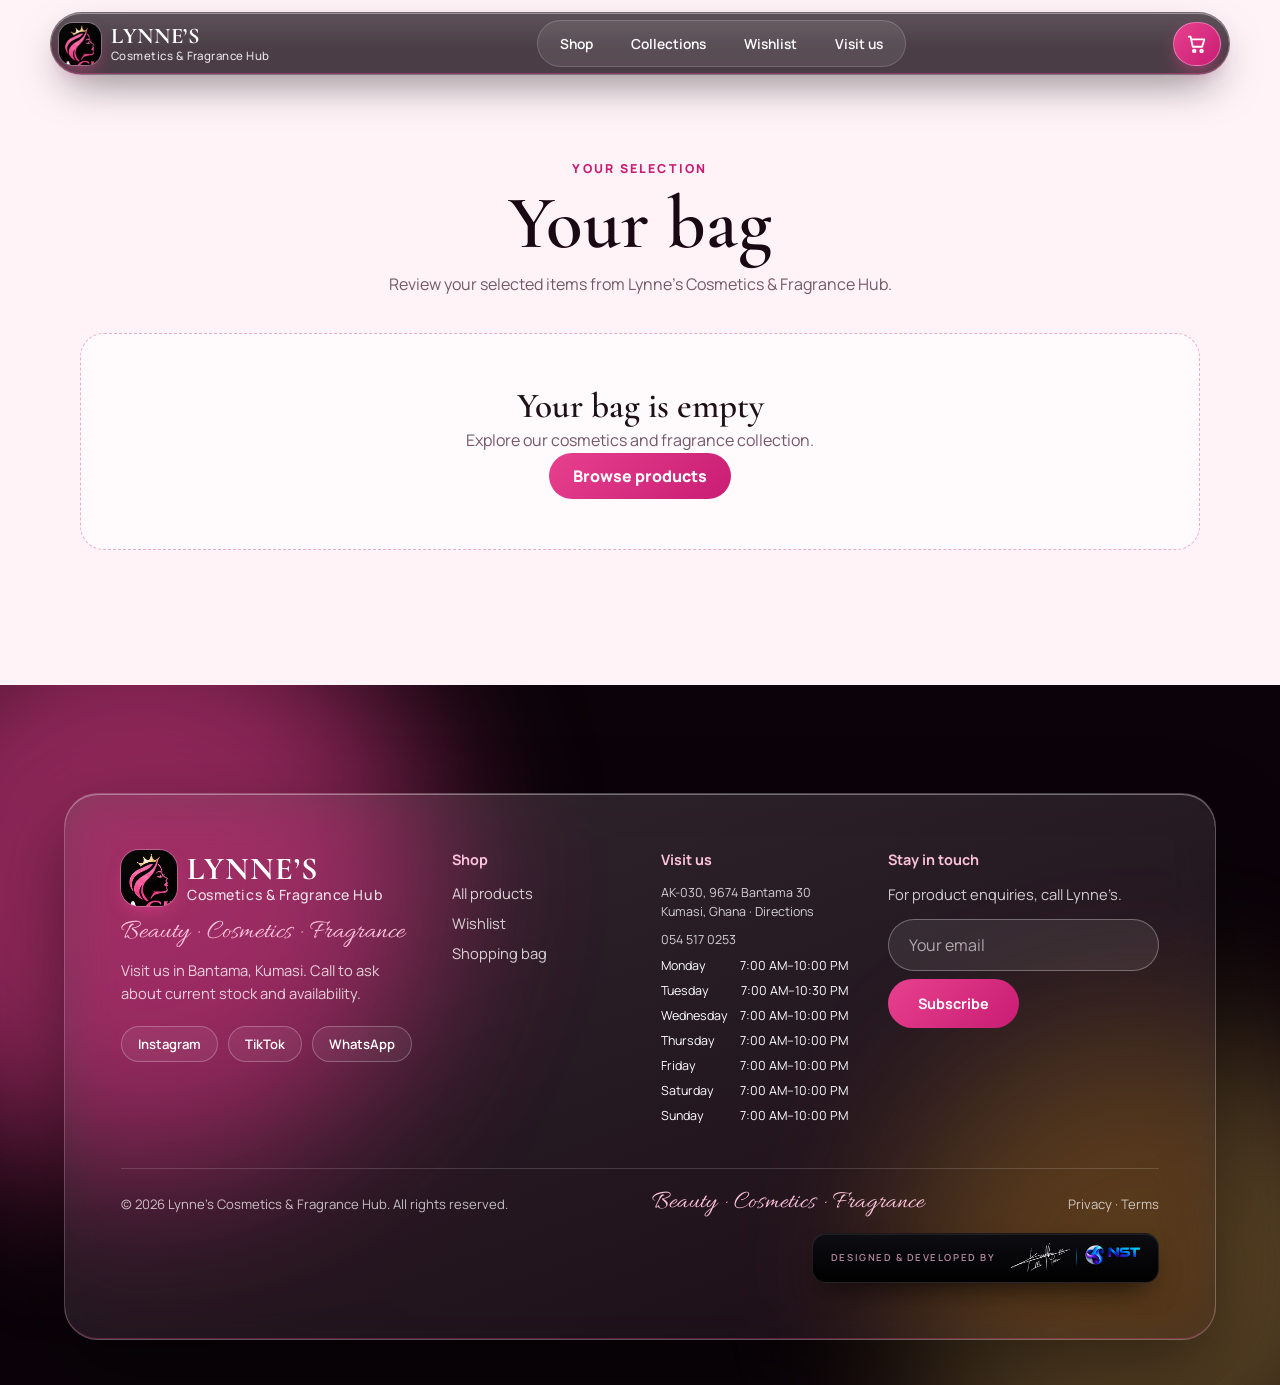
<file: cart.html>
<!doctype html>
<html lang="en">
<head>
<meta charset="utf-8">
<meta name="viewport" content="width=device-width, initial-scale=1">
<title>Your bag — Lynne’s Cosmetics &amp; Fragrance Hub</title>
<meta name="description" content="Review your selected items from Lynne’s Cosmetics &amp; Fragrance Hub.">
<link rel="icon" href="assets/badge.png" type="image/png">
<link rel="preconnect" href="https://fonts.googleapis.com">
<link rel="preconnect" href="https://fonts.gstatic.com" crossorigin>
<link href="https://fonts.googleapis.com/css2?family=Allura&family=Cormorant+Garamond:wght@500;600&family=Manrope:wght@400;500;600;700;800&display=swap" rel="stylesheet">
<link rel="stylesheet" href="assets/store.css">
<script src="assets/store-shell.js" defer></script>
<script src="assets/store.js" defer></script>
</head>
<body class="store-page">
<div data-store-header></div>
<main class="store-main">
<header class="page-heading"><span class="page-eyebrow">Your selection</span><h1>Your bag</h1><p>Review your selected items from Lynne’s Cosmetics &amp; Fragrance Hub.</p></header>
<section data-list="cart" class="store-list" aria-label="Items in your shopping bag"></section>
<aside class="cart-summary" data-cart-summary hidden><div class="cart-total"><span>Subtotal</span><strong data-subtotal>GH₵ 0</strong></div><p>Delivery is calculated at checkout.</p><a class="store-button" href="checkout.html">Continue to checkout</a><a class="store-button secondary" href="products.html">Continue shopping</a></aside>
</main>
<div data-store-footer></div>
</body>
</html>
</file>
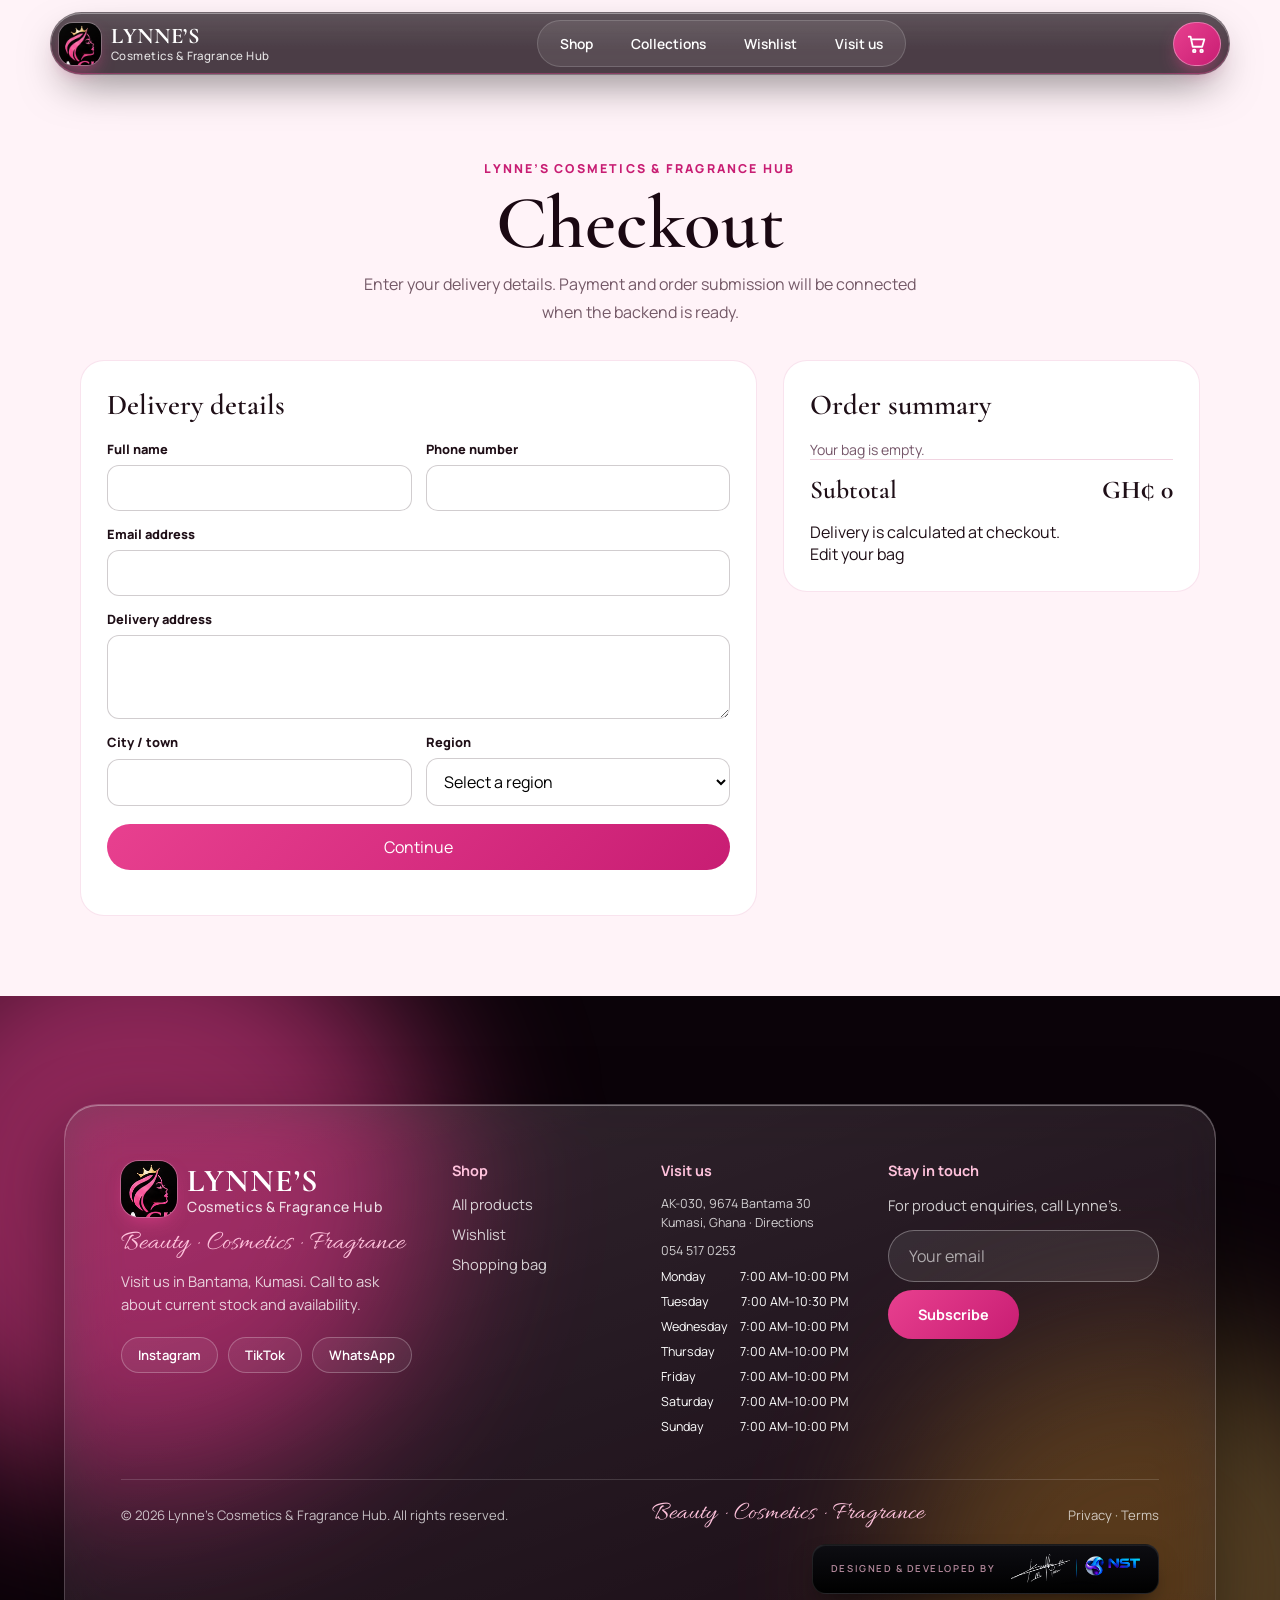
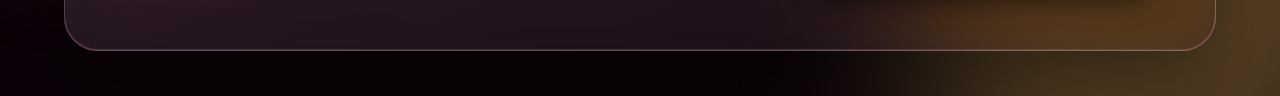
<file: checkout.html>
<!doctype html>
<html lang="en">
<head>
<meta charset="utf-8">
<meta name="viewport" content="width=device-width, initial-scale=1">
<title>Checkout — Lynne’s Cosmetics &amp; Fragrance Hub</title>
<meta name="description" content="Enter your delivery details for your Lynne’s Cosmetics &amp; Fragrance Hub order.">
<link rel="icon" href="assets/badge.png" type="image/png">
<link rel="preconnect" href="https://fonts.googleapis.com">
<link rel="preconnect" href="https://fonts.gstatic.com" crossorigin>
<link href="https://fonts.googleapis.com/css2?family=Allura&family=Cormorant+Garamond:wght@500;600&family=Manrope:wght@400;500;600;700;800&display=swap" rel="stylesheet">
<link rel="stylesheet" href="assets/store.css">
<script src="assets/store-shell.js" defer></script>
<script src="assets/store.js" defer></script>
</head>
<body class="store-page">
<div data-store-header></div>
<main class="store-main">
<header class="page-heading"><span class="page-eyebrow">Lynne’s Cosmetics &amp; Fragrance Hub</span><h1>Checkout</h1><p>Enter your delivery details. Payment and order submission will be connected when the backend is ready.</p></header>
<div class="checkout-layout">
<form class="checkout-form" data-checkout-form>
<h2>Delivery details</h2>
<div class="form-grid">
<div class="form-field"><label for="full-name">Full name</label><input id="full-name" name="name" autocomplete="name" required></div>
<div class="form-field"><label for="phone">Phone number</label><input id="phone" name="phone" type="tel" autocomplete="tel" required></div>
<div class="form-field wide"><label for="email">Email address</label><input id="email" name="email" type="email" autocomplete="email" required></div>
<div class="form-field wide"><label for="address">Delivery address</label><textarea id="address" name="address" autocomplete="street-address" required></textarea></div>
<div class="form-field"><label for="city">City / town</label><input id="city" name="city" autocomplete="address-level2" required></div>
<div class="form-field"><label for="region">Region</label><select id="region" name="region" required><option value="">Select a region</option><option>Greater Accra</option><option>Ashanti</option><option>Central</option><option>Eastern</option><option>Western</option><option>Other</option></select></div>
</div>
<button class="store-button" type="submit">Continue</button><p class="form-note" data-checkout-note role="status"></p>
</form>
<aside class="checkout-summary"><h2>Order summary</h2><ul data-checkout-items></ul><div class="cart-total"><span>Subtotal</span><strong data-checkout-total>GH₵ 0</strong></div><p>Delivery is calculated at checkout.</p><a href="cart.html">Edit your bag</a></aside>
</div>
</main>
<div data-store-footer></div>
</body>
</html>
</file>
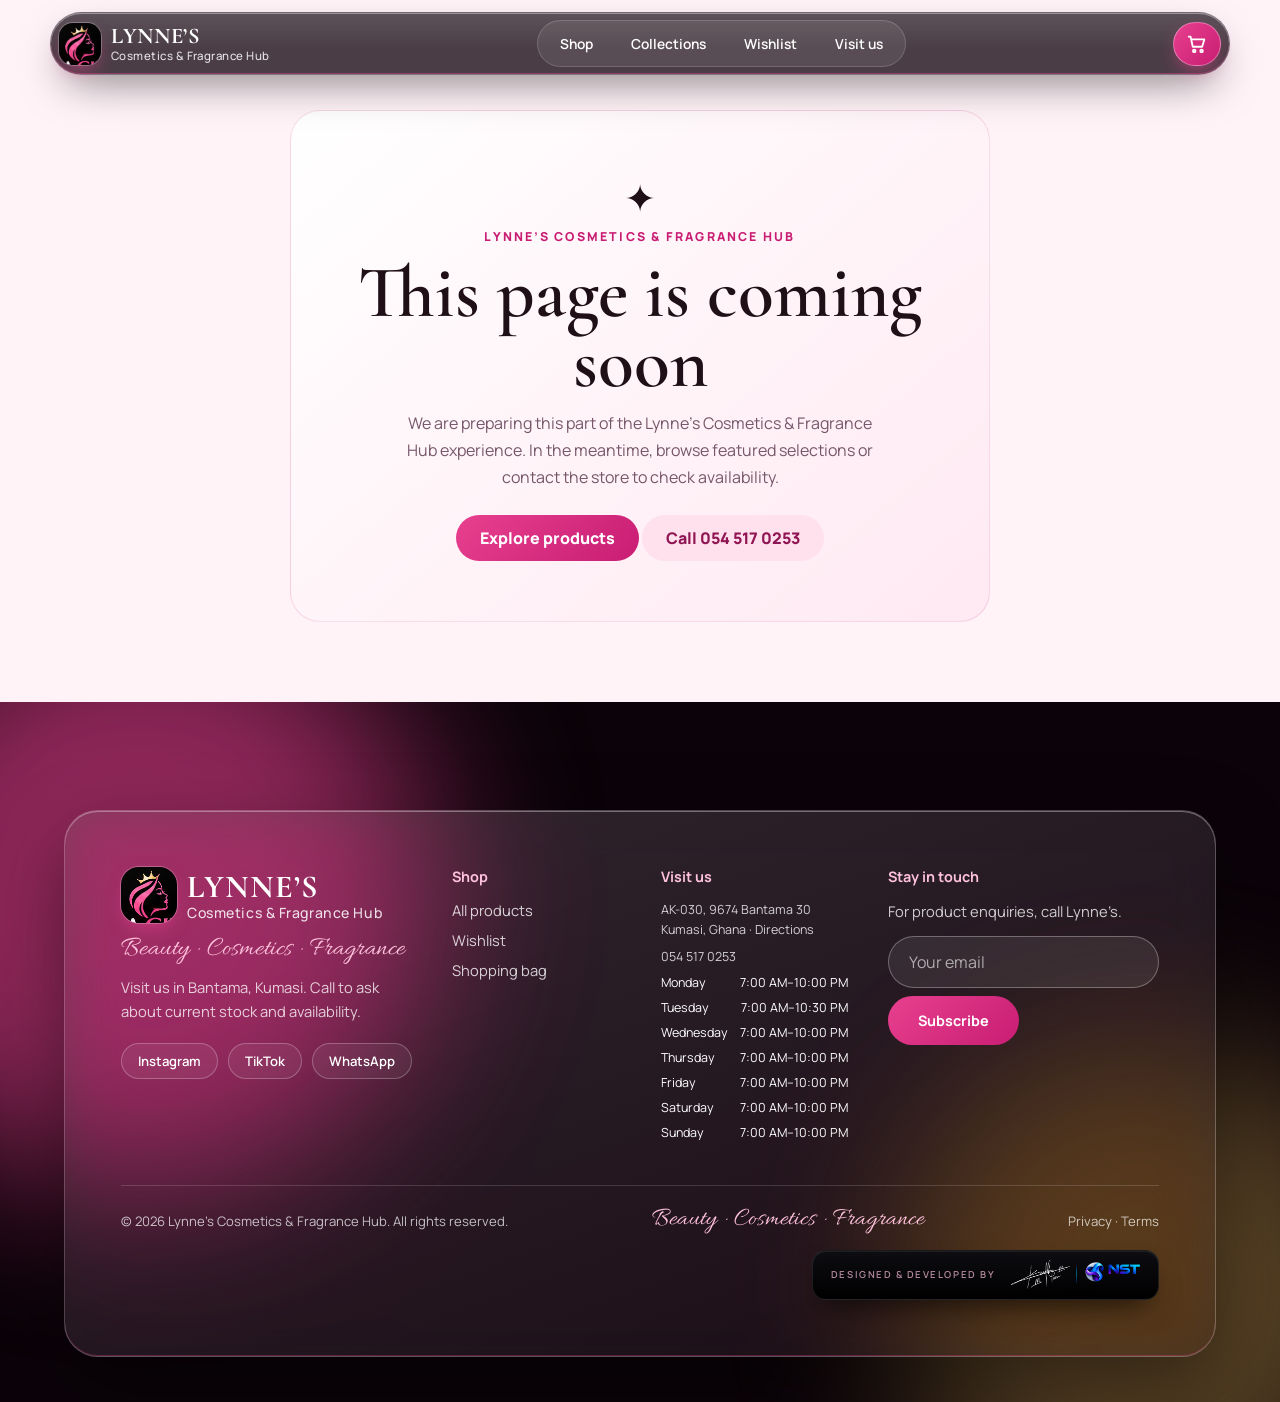
<file: coming-soon.html>
<!doctype html>
<html lang="en">
<head>
<meta charset="utf-8">
<meta name="viewport" content="width=device-width, initial-scale=1">
<title>Coming soon — Lynne’s Cosmetics &amp; Fragrance Hub</title>
<meta name="description" content="This Lynne’s Cosmetics &amp; Fragrance Hub page is coming soon.">
<link rel="icon" href="assets/badge.png" type="image/png">
<link rel="preconnect" href="https://fonts.googleapis.com">
<link rel="preconnect" href="https://fonts.gstatic.com" crossorigin>
<link href="https://fonts.googleapis.com/css2?family=Allura&family=Cormorant+Garamond:wght@500;600&family=Manrope:wght@400;500;600;700;800&display=swap" rel="stylesheet">
<link rel="stylesheet" href="assets/store.css">
<script src="assets/store-shell.js" defer></script>
<script src="assets/store.js" defer></script>
</head>
<body class="store-page">
<div data-store-header></div>
<main class="store-main">
<section class="notice-panel"><div class="notice-icon" aria-hidden="true">✦</div><span class="page-eyebrow">Lynne’s Cosmetics &amp; Fragrance Hub</span><h1><span data-feature>This page</span> is coming soon</h1><p>We are preparing this part of the Lynne’s Cosmetics &amp; Fragrance Hub experience. In the meantime, browse featured selections or contact the store to check availability.</p><a class="store-button" href="products.html">Explore products</a> <a class="store-button secondary" href="tel:+233545170253">Call 054 517 0253</a></section>
</main>
<div data-store-footer></div>
</body>
</html>
</file>
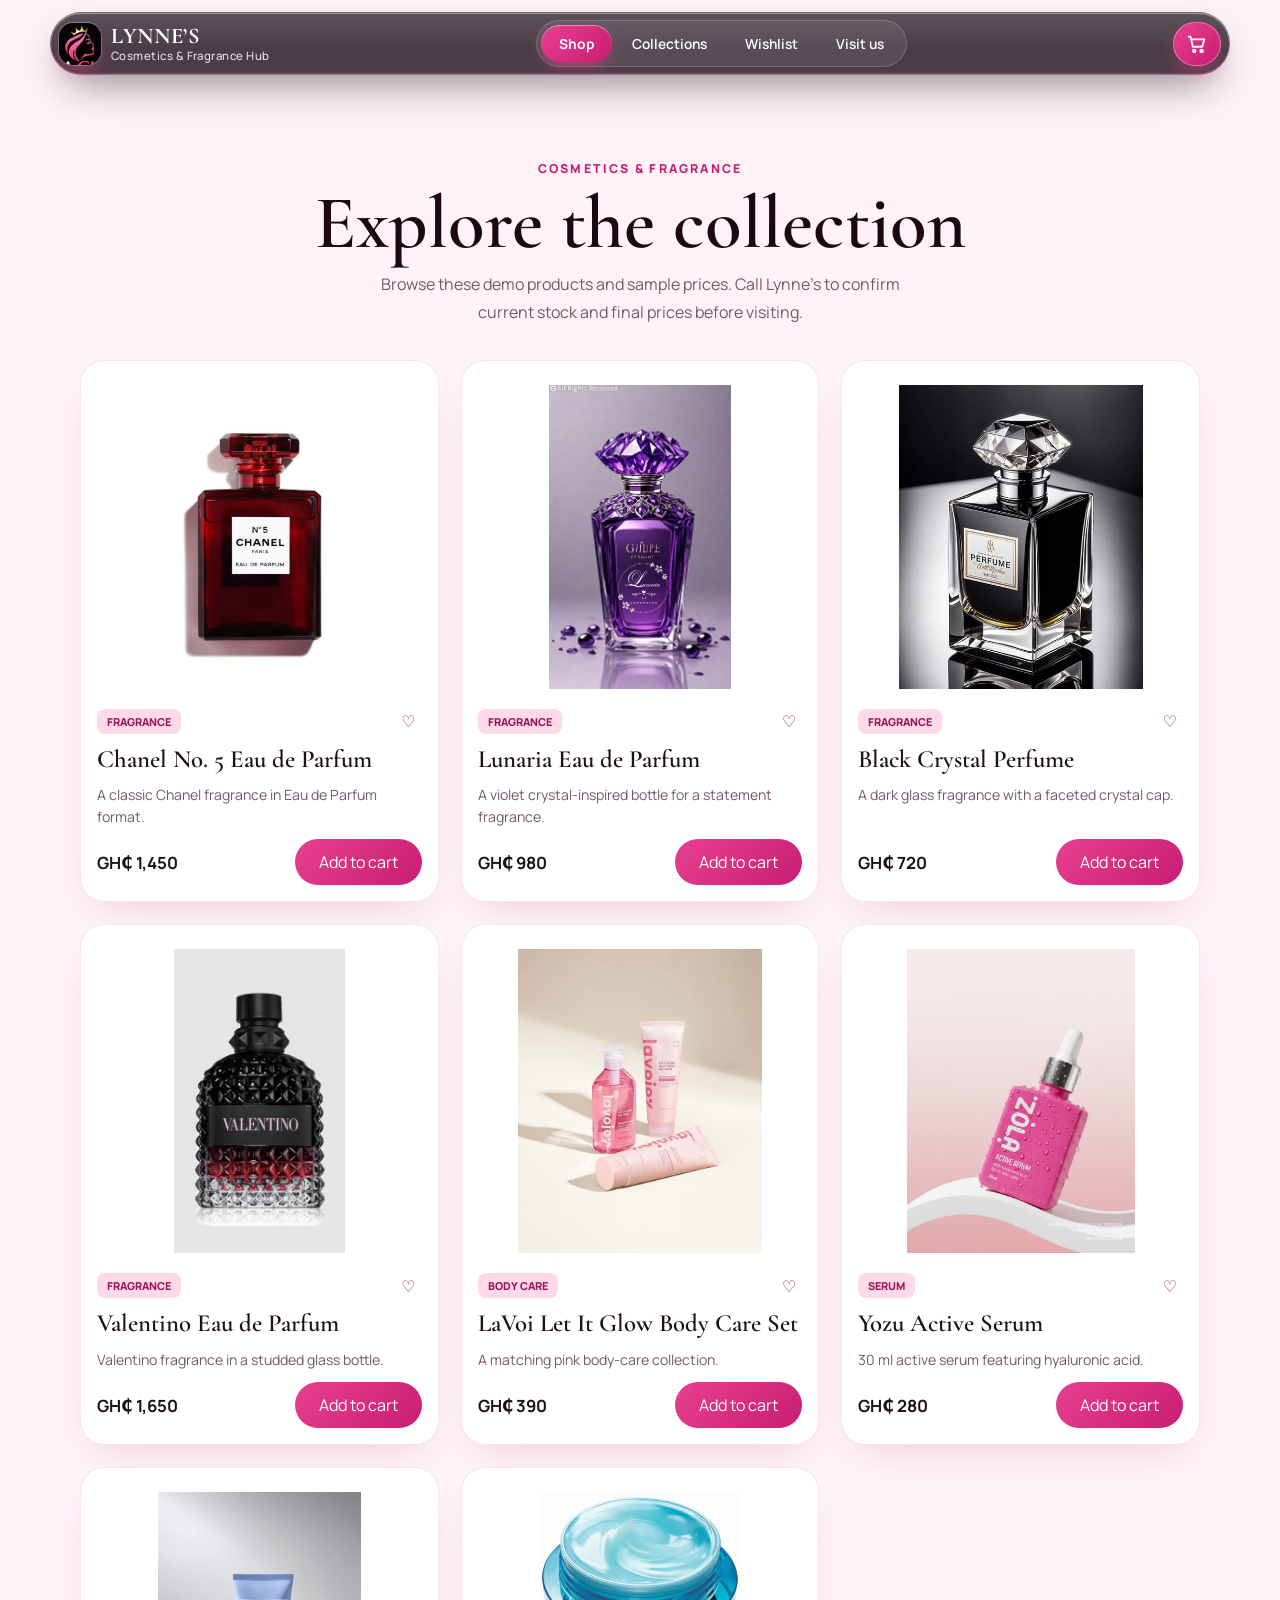
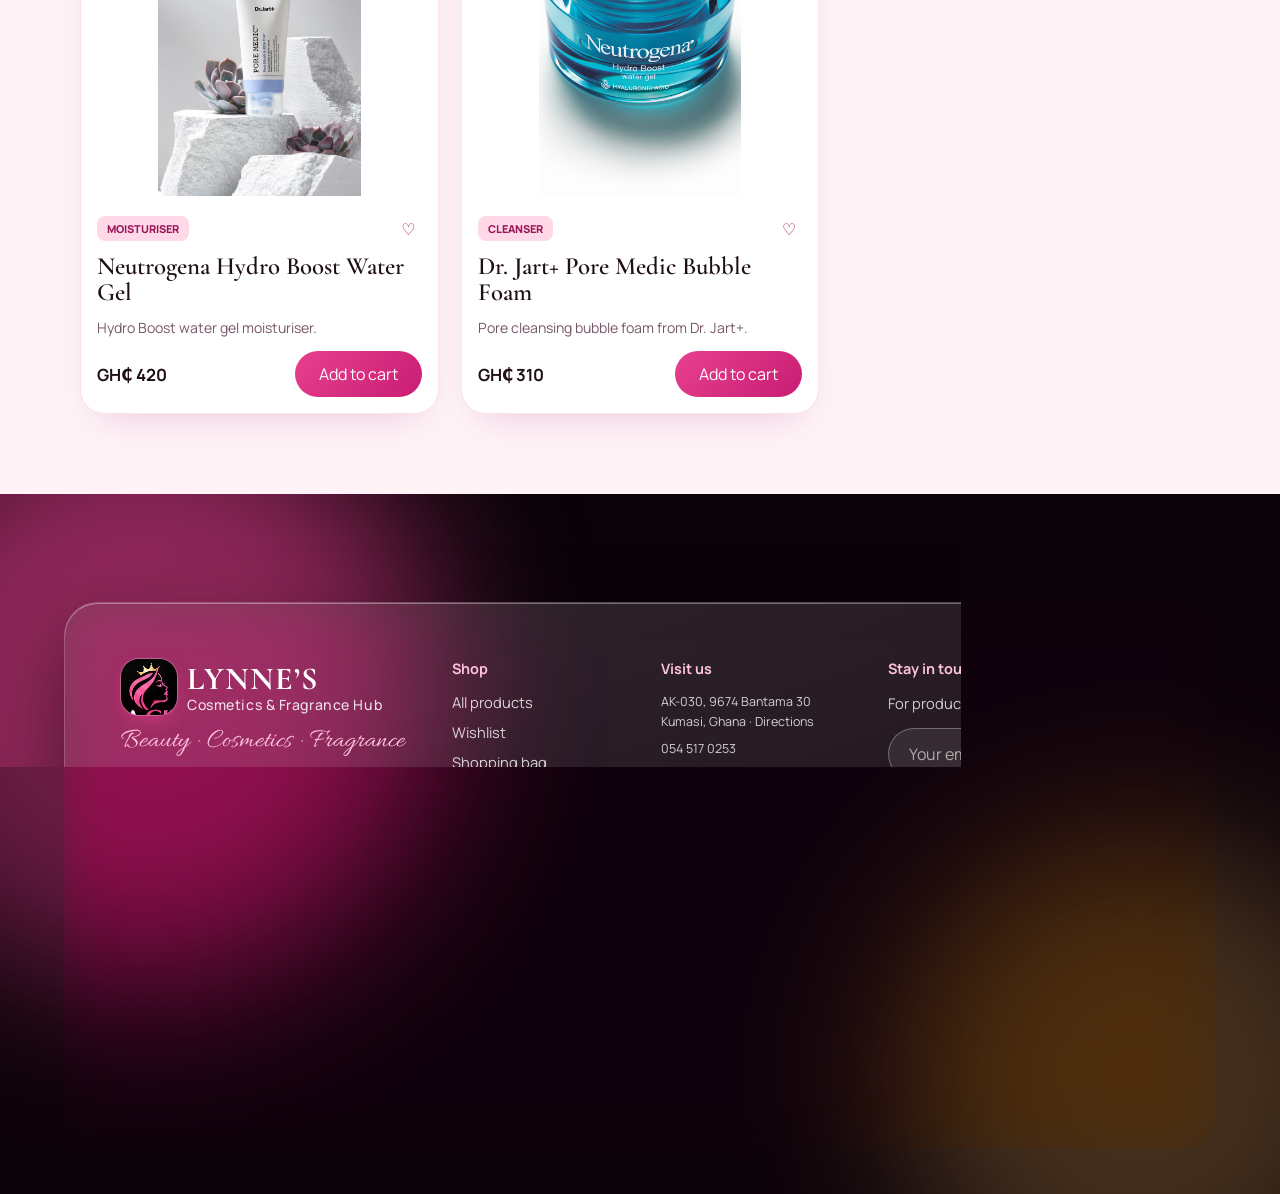
<file: products.html>
<!doctype html>
<html lang="en">
<head>
<meta charset="utf-8">
<meta name="viewport" content="width=device-width, initial-scale=1">
<title>Shop cosmetics &amp; fragrance — Lynne’s Cosmetics &amp; Fragrance Hub</title>
<meta name="description" content="Browse demo perfume and cosmetics selections from Lynne’s in Bantama, Kumasi. Sample prices are for preview; call to confirm current stock and final prices.">
<link rel="icon" href="assets/badge.png" type="image/png">
<link rel="preconnect" href="https://fonts.googleapis.com">
<link rel="preconnect" href="https://fonts.gstatic.com" crossorigin>
<link href="https://fonts.googleapis.com/css2?family=Allura&family=Cormorant+Garamond:wght@500;600&family=Manrope:wght@400;500;600;700;800&display=swap" rel="stylesheet">
<link rel="stylesheet" href="assets/store.css">
<script src="assets/store-shell.js" defer></script>
<script src="assets/store.js" defer></script>
</head>
<body class="store-page">
<div data-store-header></div>
<main class="store-main">
<header class="page-heading"><span class="page-eyebrow">Cosmetics &amp; fragrance</span><h1>Explore the collection</h1><p>Browse these demo products and sample prices. Call Lynne’s to confirm current stock and final prices before visiting.</p></header>
<section class="product-grid" data-products aria-label="Perfume and cosmetics products"></section>
</main>
<div data-store-footer></div>
</body>
</html>
</file>
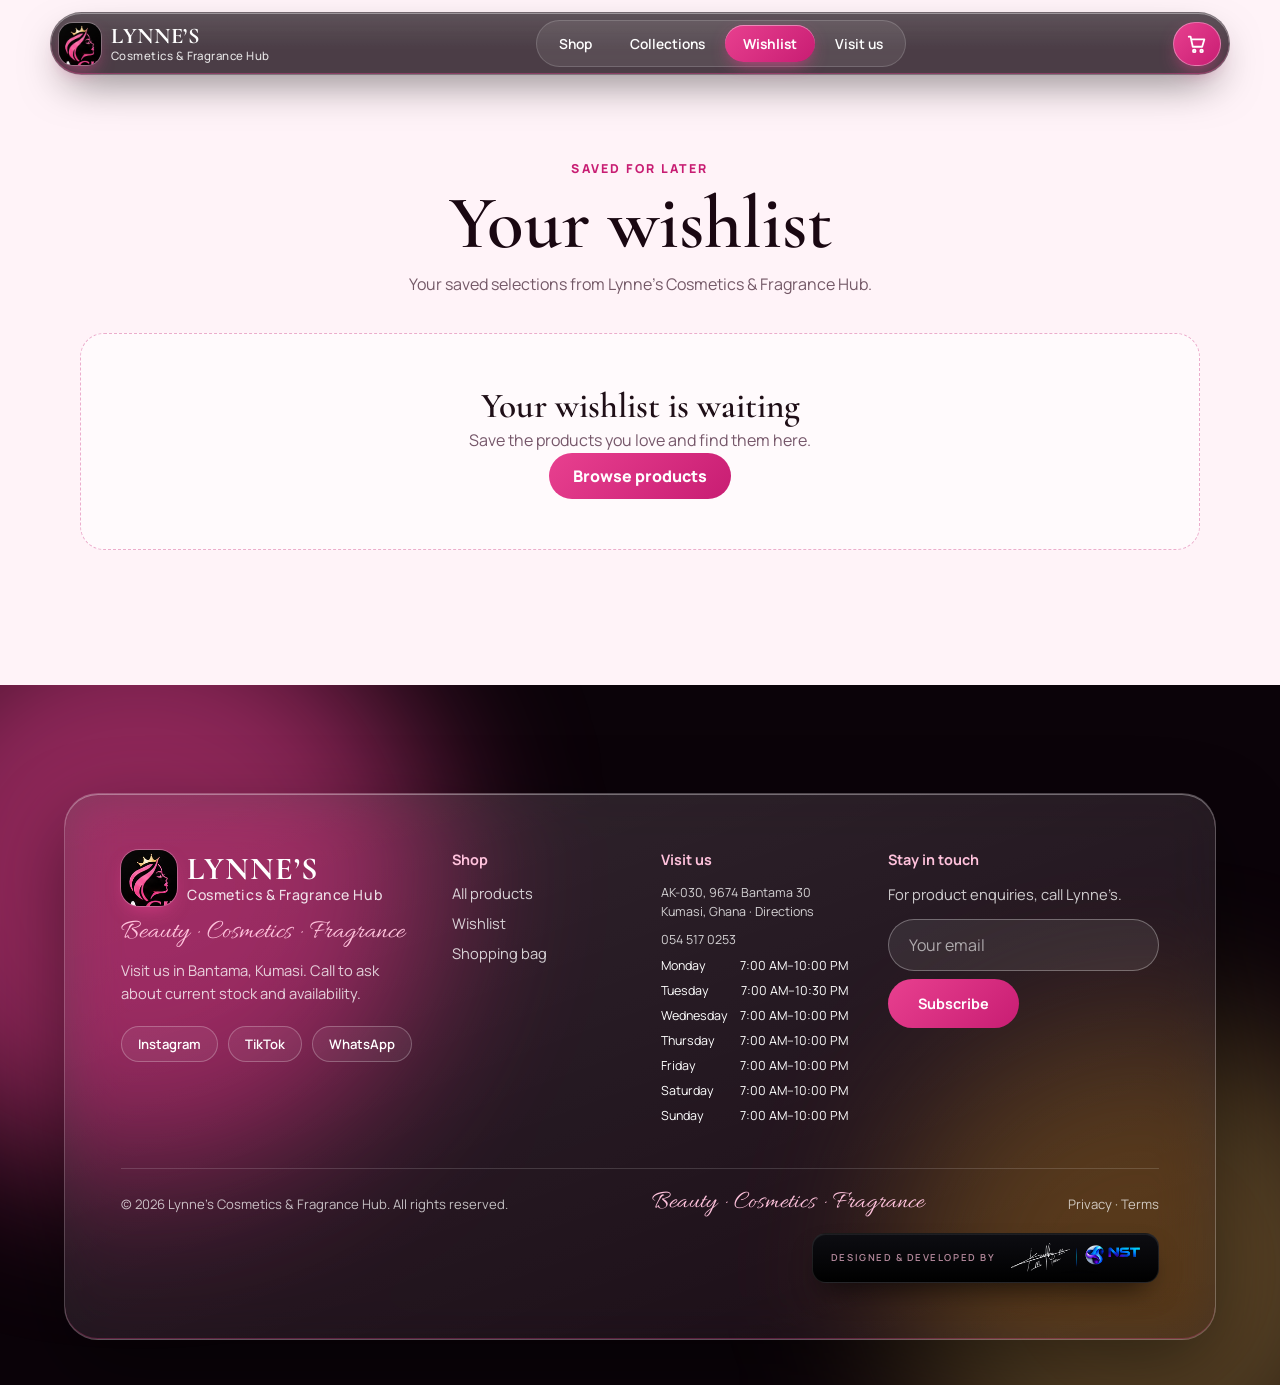
<file: wishlist.html>
<!doctype html>
<html lang="en">
<head>
<meta charset="utf-8">
<meta name="viewport" content="width=device-width, initial-scale=1">
<title>Wishlist — Lynne’s Cosmetics &amp; Fragrance Hub</title>
<meta name="description" content="Your saved cosmetics and fragrance selections from Lynne’s Cosmetics &amp; Fragrance Hub.">
<link rel="icon" href="assets/badge.png" type="image/png">
<link rel="preconnect" href="https://fonts.googleapis.com">
<link rel="preconnect" href="https://fonts.gstatic.com" crossorigin>
<link href="https://fonts.googleapis.com/css2?family=Allura&family=Cormorant+Garamond:wght@500;600&family=Manrope:wght@400;500;600;700;800&display=swap" rel="stylesheet">
<link rel="stylesheet" href="assets/store.css">
<script src="assets/store-shell.js" defer></script>
<script src="assets/store.js" defer></script>
</head>
<body class="store-page">
<div data-store-header></div>
<main class="store-main">
<header class="page-heading"><span class="page-eyebrow">Saved for later</span><h1>Your wishlist</h1><p>Your saved selections from Lynne’s Cosmetics &amp; Fragrance Hub.</p></header>
<section data-list="wishlist" class="store-list" aria-label="Saved products"></section>
</main>
<div data-store-footer></div>
</body>
</html>
</file>
<file: assets/store.css>
:root{--teal:#1a0812;--cream:#fff3f8;--pink:#e8408f;--pink-d:#c81d73;--blush:#ffc2dc;--gold:#d9ae55;--ink:#1f0f17;--serif:"Cormorant Garamond",Georgia,serif;--sans:"Manrope",system-ui,sans-serif}
.store-page{min-height:100vh;margin:0;background:var(--cream);color:var(--ink);font-family:var(--sans);padding-top:110px}
.store-page *{box-sizing:border-box;margin:0}
.store-page h1,.store-page h2,.store-page h3,.store-page p{margin-top:0}
.store-page a{color:inherit;text-decoration:none}
.store-page button,.store-page input,.store-page select,.store-page textarea{font:inherit}
.store-page button,.store-page a{touch-action:manipulation}
.store-nav{position:fixed;z-index:50;top:12px;left:50%;transform:translateX(-50%);width:min(1180px,calc(100% - 24px));display:flex;justify-content:space-between;align-items:center;gap:14px;padding:7px 12px;border:1px solid rgba(255,255,255,.22);border-radius:99px;color:#fff;background:linear-gradient(180deg,rgba(255,255,255,.16),rgba(255,255,255,.04)),rgba(20,6,15,.88);backdrop-filter:blur(22px);box-shadow:0 18px 44px -14px rgba(0,0,0,.4)}
.store-logo{display:flex;align-items:center;gap:10px;white-space:nowrap}
.store-logo img{width:42px;height:42px;border-radius:14px;object-fit:cover}
.store-logo span{display:grid;gap:3px}
.store-logo b{font:700 1.35rem/1 var(--serif)}
.store-logo b i{font-style:normal;color:var(--pink)}
.store-logo small{font-size:.7rem;opacity:.85}
.store-links{display:flex;gap:4px;align-items:center}
.store-links a,.store-links button{border:0;background:transparent;color:inherit;padding:10px 13px;border-radius:99px;font-size:.82rem;font-weight:700;cursor:pointer}
.store-links a:hover,.store-links a[aria-current=page]{background:linear-gradient(135deg,var(--pink),var(--pink-d))}
.store-actions{display:flex;align-items:center;gap:8px}
.store-actions a{position:relative;display:grid;place-items:center;min-width:42px;height:42px;padding:0 11px;border:1px solid rgba(255,255,255,.28);border-radius:99px;background:rgba(255,255,255,.1);font-size:.8rem;font-weight:700}
.store-actions a.primary{background:linear-gradient(135deg,var(--pink),var(--pink-d))}
.store-count{position:absolute;top:-6px;right:-5px;min-width:19px;height:19px;display:grid;place-items:center;padding:0 4px;border-radius:99px;background:var(--gold);color:var(--teal);font-size:.68rem}
.store-menu-toggle{display:none}
.store-main{width:min(1120px,calc(100% - 40px));min-height:55vh;margin:0 auto 80px}
.page-heading{text-align:center;padding:46px 0 34px}
.page-eyebrow{color:var(--pink-d);font-size:.77rem;font-weight:800;letter-spacing:.18em;text-transform:uppercase}
.page-heading h1{margin:10px 0;font:600 clamp(2.7rem,6vw,4.7rem)/.95 var(--serif);color:var(--teal)}
.page-heading p{max-width:570px;margin:12px auto 0;color:#745967;line-height:1.7}
.store-button{display:inline-flex;align-items:center;justify-content:center;min-height:46px;padding:0 24px;border:0;border-radius:99px;background:linear-gradient(135deg,var(--pink),var(--pink-d));color:white!important;font-weight:800;cursor:pointer}
.store-button.secondary{background:#ffe0ed;color:#8f1553!important}
.product-grid{display:grid;grid-template-columns:repeat(3,minmax(0,1fr));gap:22px}
.product-card{display:flex;flex-direction:column;gap:12px;padding:16px;border:1px solid rgba(200,29,115,.12);border-radius:24px;background:#fff;box-shadow:0 18px 40px -20px rgba(150,20,80,.22)}
.product-photo{height:250px;overflow:hidden;border-radius:17px;background:#fff}
.product-photo img{width:100%;height:100%;object-fit:contain;padding:8px}
.product-meta{display:flex;justify-content:space-between;align-items:center;gap:8px}
.product-badge{padding:5px 10px;border-radius:8px;background:#ffd9e8;color:#9b1457;font-size:.68rem;font-weight:800;text-transform:uppercase}
.wishlist-toggle{border:0;background:none;color:#9b1457;font-size:1.5rem;cursor:pointer}
.wishlist-toggle[aria-pressed=true]{color:var(--pink-d)}
.product-card h2{margin:0;font:600 1.55rem/1.05 var(--serif)}
.product-card p{margin:0;color:#76576a;font-size:.88rem;line-height:1.55}
.product-card .rating{color:#76576a;font-size:.8rem}
.product-card .product-buy{display:flex;align-items:center;justify-content:space-between;gap:10px;margin-top:auto}
.product-buy strong{font-size:1.05rem}
.store-empty{padding:50px 20px;text-align:center;border:1px dashed rgba(200,29,115,.35);border-radius:24px;background:rgba(255,255,255,.6)}
.store-empty h2{font:600 2.2rem var(--serif)}
.store-empty p{color:#76576a;line-height:1.65}
.store-list{display:grid;gap:14px}
.store-row{display:grid;grid-template-columns:92px 1fr auto;align-items:center;gap:18px;padding:14px;border:1px solid rgba(200,29,115,.12);border-radius:22px;background:#fff}
.store-row img{width:92px;height:100px;border-radius:15px;object-fit:contain;background:#fff}
.store-row h2{margin:0 0 5px;font:600 1.45rem var(--serif)}
.store-row p{margin:0;color:#76576a;font-size:.85rem}
.store-row-end{display:grid;justify-items:end;gap:10px}
.store-row-end strong{white-space:nowrap}
.quantity{display:flex;align-items:center;gap:12px}
.quantity button,.remove-item{width:32px;height:32px;border:0;border-radius:50%;background:#ffe0ed;color:#8f1553;font-weight:800;cursor:pointer}
.remove-item{background:transparent;color:#8f1553}
.cart-summary{max-width:520px;margin:26px 0 0 auto;padding:24px;border-radius:22px;background:#fff;box-shadow:0 16px 38px -22px rgba(150,20,80,.3)}
.cart-total{display:flex;justify-content:space-between;margin-bottom:16px;font:600 1.6rem var(--serif)}
.cart-summary p{margin:0 0 16px;color:#76576a;font-size:.85rem}
.cart-summary .store-button{width:100%;margin-top:10px}
.checkout-layout{display:grid;grid-template-columns:1.3fr .8fr;gap:26px;align-items:start}
.checkout-form,.checkout-summary{padding:26px;border:1px solid rgba(200,29,115,.12);border-radius:24px;background:#fff}
.checkout-form h2,.checkout-summary h2{margin-bottom:18px;font:600 1.8rem var(--serif)}
.form-grid{display:grid;grid-template-columns:1fr 1fr;gap:14px}
.form-field{display:grid;gap:7px}
.form-field.wide{grid-column:1/-1}
.form-field label{font-size:.8rem;font-weight:800}
.form-field input,.form-field select,.form-field textarea{width:100%;min-height:46px;padding:11px 13px;border:1px solid rgba(26,8,18,.2);border-radius:12px;background:#fff}
.form-field textarea{min-height:84px;resize:vertical}
.checkout-form .store-button{width:100%;margin-top:18px}
.checkout-summary ul{display:grid;gap:12px;padding:0;list-style:none}
.checkout-summary li{display:flex;justify-content:space-between;gap:12px;color:#76576a;font-size:.88rem}
.checkout-summary .cart-total{padding-top:14px;border-top:1px solid #f1d4e1}
.form-note{min-height:1.4em;margin:12px 0 0;color:#8f1553;font-size:.86rem}
.store-footer{padding:48px 20px 24px;background:#0b0309;color:#fff}
.store-footer-inner{width:min(1120px,100%);margin:auto}
.store-footer-grid{display:grid;grid-template-columns:1.5fr 1fr 1fr;gap:38px;padding:32px;border:1px solid rgba(255,255,255,.2);border-radius:28px;background:rgba(255,255,255,.06)}
.store-footer h2,.store-footer summary{margin:0 0 12px;color:var(--blush);font-size:.9rem;font-weight:800}
.store-footer details ul{display:grid;gap:10px;margin:0;padding:0;list-style:none;font-size:.88rem}
.store-footer details a{opacity:.82}
.store-footer details a:hover{opacity:1}
.store-footer-brand{font:600 1.9rem var(--serif)}
.store-footer-brand i{color:var(--pink);font-style:normal}
.store-footer p{max-width:340px;margin:8px 0;color:rgba(255,255,255,.76);font-size:.88rem;line-height:1.65}
.store-footer details summary{list-style:none}
.store-footer details summary::-webkit-details-marker{display:none}
.store-footer details summary:after{content:"";display:none}
.store-legal{margin-top:20px;padding-top:18px;border-top:1px solid rgba(255,255,255,.16);color:rgba(255,255,255,.65);font-size:.78rem}
.notice-panel{max-width:700px;margin:0 auto 50px;padding:clamp(28px,6vw,60px);text-align:center;border:1px solid rgba(200,29,115,.14);border-radius:30px;background:linear-gradient(140deg,#fff,#ffe9f2)}
.notice-panel .notice-icon{font-size:2.4rem}
.notice-panel h1{margin:12px 0;font:600 clamp(2.7rem,6vw,4.6rem)/.95 var(--serif)}
.notice-panel p{max-width:480px;margin:0 auto 24px;color:#76576a;line-height:1.7}
.store-page :focus-visible{outline:3px solid #ff8fc4;outline-offset:3px}
@media(max-width:850px){.store-links{display:none}.store-menu-toggle{display:block;border:1px solid rgba(255,255,255,.25);border-radius:99px;padding:9px 13px;background:rgba(255,255,255,.1);color:white}.store-nav.menu-open .store-links{position:absolute;top:calc(100% + 10px);left:0;right:0;display:grid;grid-template-columns:repeat(2,1fr);padding:12px;border:1px solid rgba(255,255,255,.2);border-radius:22px;background:rgba(20,6,15,.96)}.store-nav.menu-open .store-links a{text-align:center}.product-grid{grid-template-columns:repeat(2,minmax(0,1fr))}.store-footer-grid{grid-template-columns:1fr 1fr}.store-footer-intro{grid-column:1/-1}.checkout-layout{grid-template-columns:1fr}}
@media(max-width:560px){.store-page{padding-top:88px}.store-nav{top:8px}.store-logo img{width:36px;height:36px}.store-logo b{font-size:1.15rem}.store-logo small{font-size:.62rem}.store-actions{gap:5px}.store-actions a{min-width:36px;height:36px;padding:0 9px;font-size:.72rem}.store-menu-toggle{padding:8px 10px}.store-main{width:calc(100% - 28px);margin-bottom:55px}.page-heading{padding:32px 0 26px}.product-grid{grid-template-columns:1fr;gap:15px}.product-photo{height:240px}.store-row{grid-template-columns:68px 1fr;gap:12px}.store-row img{width:68px;height:78px}.store-row-end{grid-column:2;display:flex;justify-content:space-between;align-items:center;width:100%}.store-row h2{font-size:1.25rem}.checkout-form,.checkout-summary{padding:19px}.form-grid{grid-template-columns:1fr}.form-field.wide{grid-column:auto}.store-footer{padding:32px 14px 20px}.store-footer-grid{grid-template-columns:1fr;gap:20px;padding:22px}.store-footer-intro{grid-column:auto}.store-footer details{border-top:1px solid rgba(255,255,255,.16);padding-top:14px}.store-footer details summary{display:flex;justify-content:space-between;align-items:center;cursor:pointer;margin:0}.store-footer details summary:after{content:"+";display:block;font-size:1.1rem}.store-footer details[open] summary{margin-bottom:12px}.store-footer details[open] summary:after{content:"−"}.store-legal{line-height:1.6}}
@media(prefers-reduced-motion:reduce){.store-page *{scroll-behavior:auto!important;transition:none!important}}

/* Shared home navigation, footer and cart drawer */
.store-page nav,.store-page footer,.store-page #menu{--pink:#e8408f;--pink-d:#c81d73;--blush:#ffc2dc;--gold:#d9ae55;--glow:#ff8fc4}
.store-page nav#nav{position:fixed;z-index:50;top:calc(env(safe-area-inset-top,0px) + 12px);left:50%;transform:translateX(-50%);width:min(1180px,calc(100% - 24px));display:flex;justify-content:space-between;align-items:center;gap:16px;padding:7px 8px;border-radius:99px;color:#fff;background:linear-gradient(180deg,rgba(255,255,255,.12),rgba(255,255,255,.02) 60%),rgba(20,6,15,.78);border:1px solid rgba(255,255,255,.22);-webkit-backdrop-filter:blur(22px) saturate(1.8);backdrop-filter:blur(22px) saturate(1.8);box-shadow:inset 0 1px 0 rgba(255,255,255,.4),inset 0 -1px 0 rgba(232,64,143,.4),0 18px 44px -14px rgba(0,0,0,.55)}
.store-page .logo{display:flex;align-items:center;gap:10px;white-space:nowrap;color:#fff}
.store-page .logo img{width:42px;height:42px;border-radius:14px;display:block;object-fit:cover;box-shadow:0 0 0 1px rgba(255,255,255,.25),0 8px 18px -6px rgba(232,64,143,.7)}
.store-page .logo span{display:grid;gap:3px}
.store-page .logo b{font:700 1.4rem/1 var(--serif);letter-spacing:.03em}
.store-page .logo b i{font-style:normal;color:var(--pink)}
.store-page .logo small{font:500 .72rem/1 var(--sans);letter-spacing:.04em;opacity:.85}
.store-page .pill{display:flex;gap:2px;padding:4px;border-radius:99px;background:rgba(255,255,255,.08);border:1px solid rgba(255,255,255,.16)}
.store-page .pill a{padding:9px 18px;border-radius:99px;color:#fff;font-size:.86rem;font-weight:600;transition:background .3s,box-shadow .3s}
.store-page .pill a:hover{background:rgba(255,255,255,.16)}
.store-page .pill a[aria-current=page]{font-weight:700;background:linear-gradient(135deg,var(--pink),var(--pink-d));box-shadow:0 6px 18px -6px rgba(232,64,143,.9),inset 0 1px 0 rgba(255,255,255,.4)}
.store-page .nr{display:flex;gap:8px;align-items:center}
.store-page .bag,.store-page .burger{border:1px solid rgba(255,255,255,.28);background:rgba(255,255,255,.12);font:600 .84rem var(--sans);color:#fff;cursor:pointer;border-radius:99px;padding:10px 18px}
.store-page .bag{position:relative;display:grid;place-items:center;padding:10px 12px;background:linear-gradient(135deg,var(--pink),var(--pink-d));border-color:rgba(255,255,255,.35);box-shadow:0 8px 20px -8px rgba(232,64,143,.9)}
.store-page .bag svg{width:22px;height:22px;fill:none;stroke:currentColor;stroke-width:2;stroke-linecap:round;stroke-linejoin:round}
.store-page .bag.bump{animation:store-bump .4s}
@keyframes store-bump{50%{transform:scale(1.15)}}
.store-page .btn{display:inline-block;padding:15px 30px;border:0;border-radius:99px;background:var(--pink-d);color:#fff!important;font:700 .9rem var(--sans);text-shadow:none;cursor:pointer;transition:transform .3s,box-shadow .3s,background .3s}
.store-page .btn:hover{transform:translateY(-2px);box-shadow:0 12px 30px rgba(200,29,115,.4);background:#e23a8a}
.store-page #bc{position:absolute;top:-6px;right:-6px;min-width:20px;height:20px;padding:0 5px;border-radius:99px;background:var(--gold);color:#1a0610;font-size:.72rem;font-weight:700;display:grid;place-items:center}
.store-page #bc[hidden]{display:none}
.store-page .burger{display:none;padding:10px 14px}
.store-page #menu{position:fixed;z-index:48;top:calc(env(safe-area-inset-top,0px) + 82px);left:12px;right:12px;max-width:400px;margin-left:auto;padding:14px;border-radius:28px;display:grid;grid-template-columns:1fr 1fr;gap:10px;color:#fff;background:linear-gradient(160deg,rgba(255,255,255,.2),rgba(255,255,255,.05)),rgba(20,6,15,.88);border:1px solid rgba(255,255,255,.24);-webkit-backdrop-filter:blur(28px) saturate(1.8);backdrop-filter:blur(28px) saturate(1.8);box-shadow:inset 0 1px 0 rgba(255,255,255,.4),inset 0 -1px 0 rgba(232,64,143,.35),0 30px 70px -10px rgba(0,0,0,.6);opacity:0;transform:translateY(-14px) scale(.95);transform-origin:top right;visibility:hidden;transition:opacity .3s,transform .45s cubic-bezier(.2,.9,.2,1),visibility .45s}
.store-page #menu.open{opacity:1;transform:none;visibility:visible}
.store-page #menu a,.store-page #menu button{display:flex;align-items:center;justify-content:center;min-height:54px;padding:8px;border-radius:18px;border:1px solid rgba(255,255,255,.22);background:linear-gradient(180deg,rgba(255,255,255,.18),rgba(255,255,255,.06));color:#fff;font:600 .95rem var(--sans);cursor:pointer;box-shadow:inset 0 1px 0 rgba(255,255,255,.3);transition:background .3s,transform .3s,box-shadow .3s,border-color .3s}
.store-page #menu button{grid-column:1/-1;background:linear-gradient(135deg,var(--pink),var(--pink-d));border-color:rgba(255,255,255,.35)}
.store-page #menu a:hover,.store-page #menu button:hover{background:linear-gradient(135deg,var(--pink),var(--pink-d));border-color:rgba(255,255,255,.45);transform:translateY(-2px);box-shadow:0 10px 24px -8px rgba(232,64,143,.85),inset 0 1px 0 rgba(255,255,255,.4)}
.store-page #menu.open>*{animation:store-menu-in .45s cubic-bezier(.2,.8,.2,1) calc(var(--i,0)*55ms + 60ms) backwards}
.store-page #menu>:nth-child(2){--i:1}.store-page #menu>:nth-child(3){--i:2}.store-page #menu>:nth-child(4){--i:3}.store-page #menu>:nth-child(5){--i:4}
@keyframes store-menu-in{from{opacity:0;transform:translateY(10px)}}
.store-page footer#contact{position:relative;margin:0;background:#0b0309;color:#fff;padding:12vh 5vw 5vh;overflow:hidden;isolation:isolate}
.store-page footer#contact:before,.store-page footer#contact:after{content:"";position:absolute;z-index:-1;border-radius:50%;filter:blur(80px)}
.store-page footer#contact:before{width:46vw;height:46vw;left:-12vw;top:-8vw;background:rgba(232,64,143,.6)}
.store-page footer#contact:after{width:38vw;height:38vw;right:-8vw;bottom:-10vw;background:rgba(217,174,85,.38)}
.store-page .glass{max-width:1200px;margin:auto;padding:clamp(28px,5vw,56px);border-radius:34px;background:linear-gradient(160deg,rgba(255,255,255,.14),rgba(255,255,255,.04)),rgba(20,6,15,.3);border:1px solid rgba(255,255,255,.22);-webkit-backdrop-filter:blur(26px) saturate(1.7);backdrop-filter:blur(26px) saturate(1.7);box-shadow:inset 0 1px 0 rgba(255,255,255,.35),inset 0 -1px 0 rgba(232,64,143,.3),0 30px 80px rgba(0,0,0,.45)}
.store-page .fg{display:grid;grid-template-columns:1.6fr 1fr 1fr 1.6fr;gap:40px}
.store-page footer p{opacity:.78;line-height:1.6;font-size:.92rem;margin-top:10px}
.store-page footer h5{font:700 .9rem var(--sans);margin-bottom:14px;color:var(--blush)}
.store-page footer ul{list-style:none;padding:0;display:grid;gap:10px;font-size:.92rem}
.store-page footer li a{opacity:.8;transition:opacity .3s,padding .3s}.store-page footer li a:hover{opacity:1;padding-left:6px}
.store-page footer form{display:flex;gap:8px;margin-top:12px;flex-wrap:wrap}
.store-page footer input{flex:1;min-width:170px;padding:14px 20px;border-radius:99px;border:1px solid rgba(255,255,255,.3);background:rgba(255,255,255,.08);color:inherit;font:inherit}
.store-page footer input::placeholder{color:rgba(255,255,255,.6)}
.store-page footer .btn{background:linear-gradient(135deg,var(--pink),var(--pink-d))}
.store-page .fg details summary{list-style:none;color:var(--blush);font:700 .9rem var(--sans);margin-bottom:14px}
.store-page .fg details summary::-webkit-details-marker{display:none}
.store-page footer ul.hours{gap:8px;font-size:.78rem}
.store-page footer ul.hours li{display:flex;justify-content:space-between;gap:12px}
.store-page footer ul.hours li:nth-child(-n+2){display:block;line-height:1.55}
.store-page footer ul.hours li span:last-child{text-align:right;white-space:nowrap}
.store-page footer .logo{margin-bottom:6px}.store-page footer .logo img{width:56px;height:56px;border-radius:18px}.store-page footer .logo b{font-size:2rem}.store-page footer .logo small{font-size:.88rem}
.store-page .tag{font:1.7rem/1.2 "Allura",cursive;color:var(--blush);margin-top:10px}
.store-page .soc{display:flex;gap:10px;margin-top:20px}
.store-page .soc a{padding:8px 16px;border-radius:99px;border:1px solid rgba(255,255,255,.25);background:rgba(255,255,255,.06);font-size:.82rem;font-weight:600;transition:background .3s,border-color .3s}
.store-page .soc a:hover{background:rgba(232,64,143,.35);border-color:rgba(255,194,220,.6)}
.store-page .legal{display:flex;justify-content:space-between;align-items:center;gap:16px;flex-wrap:wrap;margin-top:44px;padding-top:22px;border-top:1px solid rgba(255,255,255,.15);font-size:.82rem}
.store-page .legal>span{opacity:.72}.store-page .legal .sign{font:1.6rem/1 "Allura",cursive;color:var(--blush);opacity:1}
.store-page .product-photo{height:320px;background:#fff}
.store-page .store-row img,.store-page .ci img{object-fit:contain;background:#fff}
@media(max-width:560px){.store-page .product-photo{height:280px}}

/* developer credit — NST */
.store-page .devcredit{margin:16px 0 0;display:flex;justify-content:flex-end;align-items:center}
.store-page .devcredit a{display:flex;align-items:center;gap:16px;padding:9px 18px;border-radius:14px;background:linear-gradient(180deg,#0d0d12,#000);border:1px solid rgba(255,255,255,.1);box-shadow:inset 0 1px 0 rgba(255,255,255,.07),0 14px 30px -12px rgba(0,0,0,.8);transition:border-color .3s,transform .3s,box-shadow .3s}
.store-page .devcredit a:hover{transform:translateY(-2px);border-color:rgba(255,143,196,.45);box-shadow:inset 0 1px 0 rgba(255,255,255,.1),0 18px 34px -12px rgba(232,64,143,.35)}
.store-page .devcredit a:focus-visible{outline:2px solid #ff8fc4;outline-offset:4px}
.store-page .dc-label{font:600 .6rem/1 var(--sans);letter-spacing:.16em;text-transform:uppercase;color:rgba(255,194,220,.7);white-space:nowrap}
.store-page .devcredit img{display:block;height:30px;width:auto}
@media(max-width:560px){.store-page .devcredit a{gap:10px;padding:7px 12px;border-radius:12px}.store-page .dc-label{font-size:.52rem;letter-spacing:.1em}.store-page .devcredit img{height:22px}}

.store-page #ov{position:fixed;inset:0;z-index:70;background:rgba(18,4,12,.5);-webkit-backdrop-filter:blur(5px);backdrop-filter:blur(5px);opacity:0;visibility:hidden;transition:.4s}
.store-page #ov.on{opacity:1;visibility:visible}
.store-page #cart{position:fixed;top:10px;right:10px;bottom:10px;width:min(420px,calc(100% - 20px));z-index:80;display:flex;flex-direction:column;gap:16px;padding:22px;border-radius:30px;color:#fff;background:radial-gradient(120% 40% at 100% 0,rgba(232,64,143,.4),transparent 70%),linear-gradient(160deg,rgba(255,255,255,.16),rgba(255,255,255,.04)),rgba(20,6,15,.84);border:1px solid rgba(255,255,255,.22);-webkit-backdrop-filter:blur(30px) saturate(1.8);backdrop-filter:blur(30px) saturate(1.8);box-shadow:inset 0 1px 0 rgba(255,255,255,.35),0 40px 90px rgba(0,0,0,.55);transform:translateX(calc(100% + 30px)) rotate(2deg);transform-origin:bottom right;visibility:hidden;transition:transform .65s cubic-bezier(.2,.9,.2,1),visibility .65s}
.store-page #cart.open{transform:none;visibility:visible}
.store-page #cart header{display:flex;justify-content:space-between;align-items:center}
.store-page #cart h6{font:600 2rem/1 var(--serif);color:#fff;margin:0}
.store-page #cart header p{font-size:.85rem;opacity:.75;margin-top:4px}
.store-page #cart button.x{width:42px;height:42px;border-radius:50%;border:1px solid rgba(255,255,255,.28);background:rgba(255,255,255,.1);color:#fff;font-size:1rem;cursor:pointer;transition:transform .4s,background .3s}
.store-page #cart button.x:hover{transform:rotate(90deg);background:var(--pink)}
.store-page #ci{flex:1;overflow:auto;display:grid;gap:12px;align-content:start;scrollbar-width:thin}
.store-page .ci{display:grid;grid-template-columns:84px 1fr auto;gap:14px;align-items:center;padding:10px;border-radius:22px;background:rgba(255,255,255,.08);border:1px solid rgba(255,255,255,.14);transition:background .3s,border-color .3s}
.store-page .ci:hover{background:rgba(255,255,255,.13);border-color:rgba(255,194,220,.45)}
.store-page #ci.ani .ci{animation:store-cart-in .6s cubic-bezier(.2,.9,.2,1) var(--d,0ms) both}
@keyframes store-cart-in{from{opacity:0;transform:translateX(28px)}}
.store-page .ci img{width:84px;height:100px;object-fit:contain;background:#fff;border-radius:16px;display:block}
.store-page .cd{display:grid;gap:6px;align-content:center;min-width:0}
.store-page .cd b{font:600 1.2rem/1.1 var(--serif);color:#fff}
.store-page .cs{font-size:.78rem;opacity:.7}
.store-page .qty{display:inline-flex;align-items:center;width:max-content;border-radius:99px;background:rgba(255,255,255,.1);border:1px solid rgba(255,255,255,.2)}
.store-page .qty button{width:30px;height:30px;border:0;border-radius:50%;background:none;color:#fff;font-size:1.1rem;cursor:pointer;transition:background .25s,transform .25s}
.store-page .qty button:hover{background:var(--pink);transform:scale(1.12)}
.store-page .qty output{min-width:24px;text-align:center;color:#fff;font-weight:700;font-size:.88rem}
.store-page .cr{display:grid;justify-items:end;align-content:space-between;align-self:stretch}
.store-page .cr strong{font:700 .98rem var(--sans);color:#fff}
.store-page .rm{border:0;background:none;color:rgba(255,255,255,.6);cursor:pointer;font-size:.95rem;width:28px;height:28px;border-radius:50%;transition:.25s}
.store-page .rm:hover{background:rgba(255,255,255,.15);color:var(--blush);transform:rotate(90deg)}
.store-page .empty{display:grid;justify-items:center;text-align:center;gap:10px;padding:8vh 10px}
.store-page .empty svg{width:64px;height:64px;fill:none;stroke:var(--blush);stroke-width:1.5;stroke-linecap:round;stroke-linejoin:round}
.store-page .empty h6{font-size:1.7rem;color:#fff}.store-page .empty p{opacity:.75;margin-bottom:8px}
.store-page #cfoot{display:grid;gap:10px;padding-top:16px;border-top:1px solid rgba(255,255,255,.18)}.store-page #cfoot[hidden]{display:none}
.store-page .tot{display:flex;justify-content:space-between;font:600 1.6rem var(--serif);color:#fff}
.store-page #cfoot small{opacity:.65;font-size:.8rem}
.store-page #cart .btn{display:block;width:100%;text-align:center;background:linear-gradient(135deg,var(--pink),var(--pink-d));position:relative;overflow:hidden}
.store-page #cart .btn:before{content:"";position:absolute;inset:0;background:linear-gradient(110deg,transparent 30%,rgba(255,255,255,.35) 50%,transparent 70%);transform:translateX(-120%);transition:transform .7s}
.store-page #cart .btn:hover:before{transform:translateX(120%)}
.store-page #cart .btn.ghost{background:rgba(255,255,255,.1);border:1px solid rgba(255,255,255,.3)}
.store-page #cart .btn.ghost:hover{background:rgba(255,255,255,.2);box-shadow:none}
@media(min-width:821px){.store-page #menu{display:none}}
@media(max-width:1000px){.store-page .fg{grid-template-columns:1fr 1fr}}
@media(max-width:820px){.store-page .pill{display:none}.store-page .burger{display:block}}
@media(max-width:560px){.store-page .fg{grid-template-columns:1fr}.store-page footer#contact{padding:8vh 4vw 4vh}.store-page .fg details{border-top:1px solid rgba(255,255,255,.16);padding-top:14px}.store-page .fg details summary{display:flex;justify-content:space-between;align-items:center;cursor:pointer;margin-bottom:0}.store-page .fg details summary:after{content:"+";font-size:1.1rem}.store-page .fg details[open] summary{margin-bottom:14px}.store-page .fg details[open] summary:after{content:"−"}}
@media(prefers-reduced-motion:reduce){.store-page #cart,.store-page #menu{transition:none}.store-page #ci.ani .ci,.store-page #menu.open>*{animation:none}}
</file>
